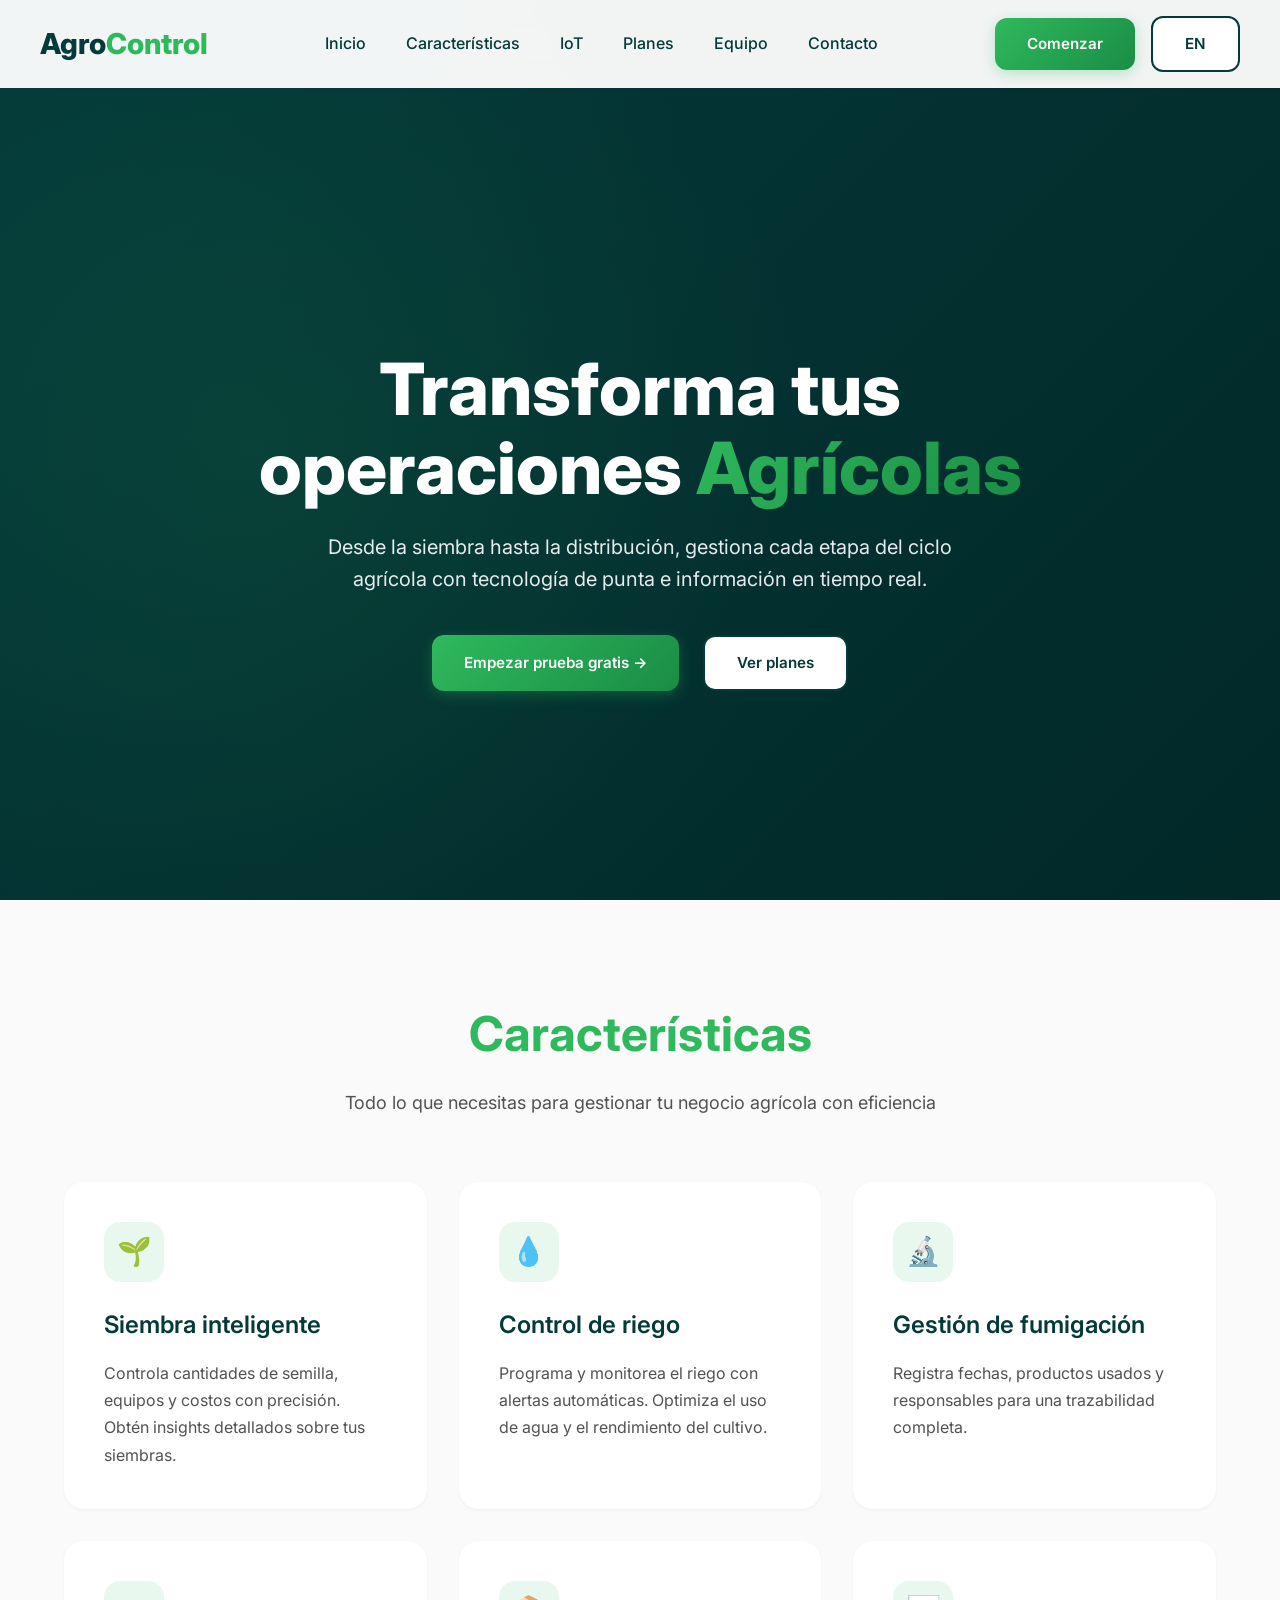
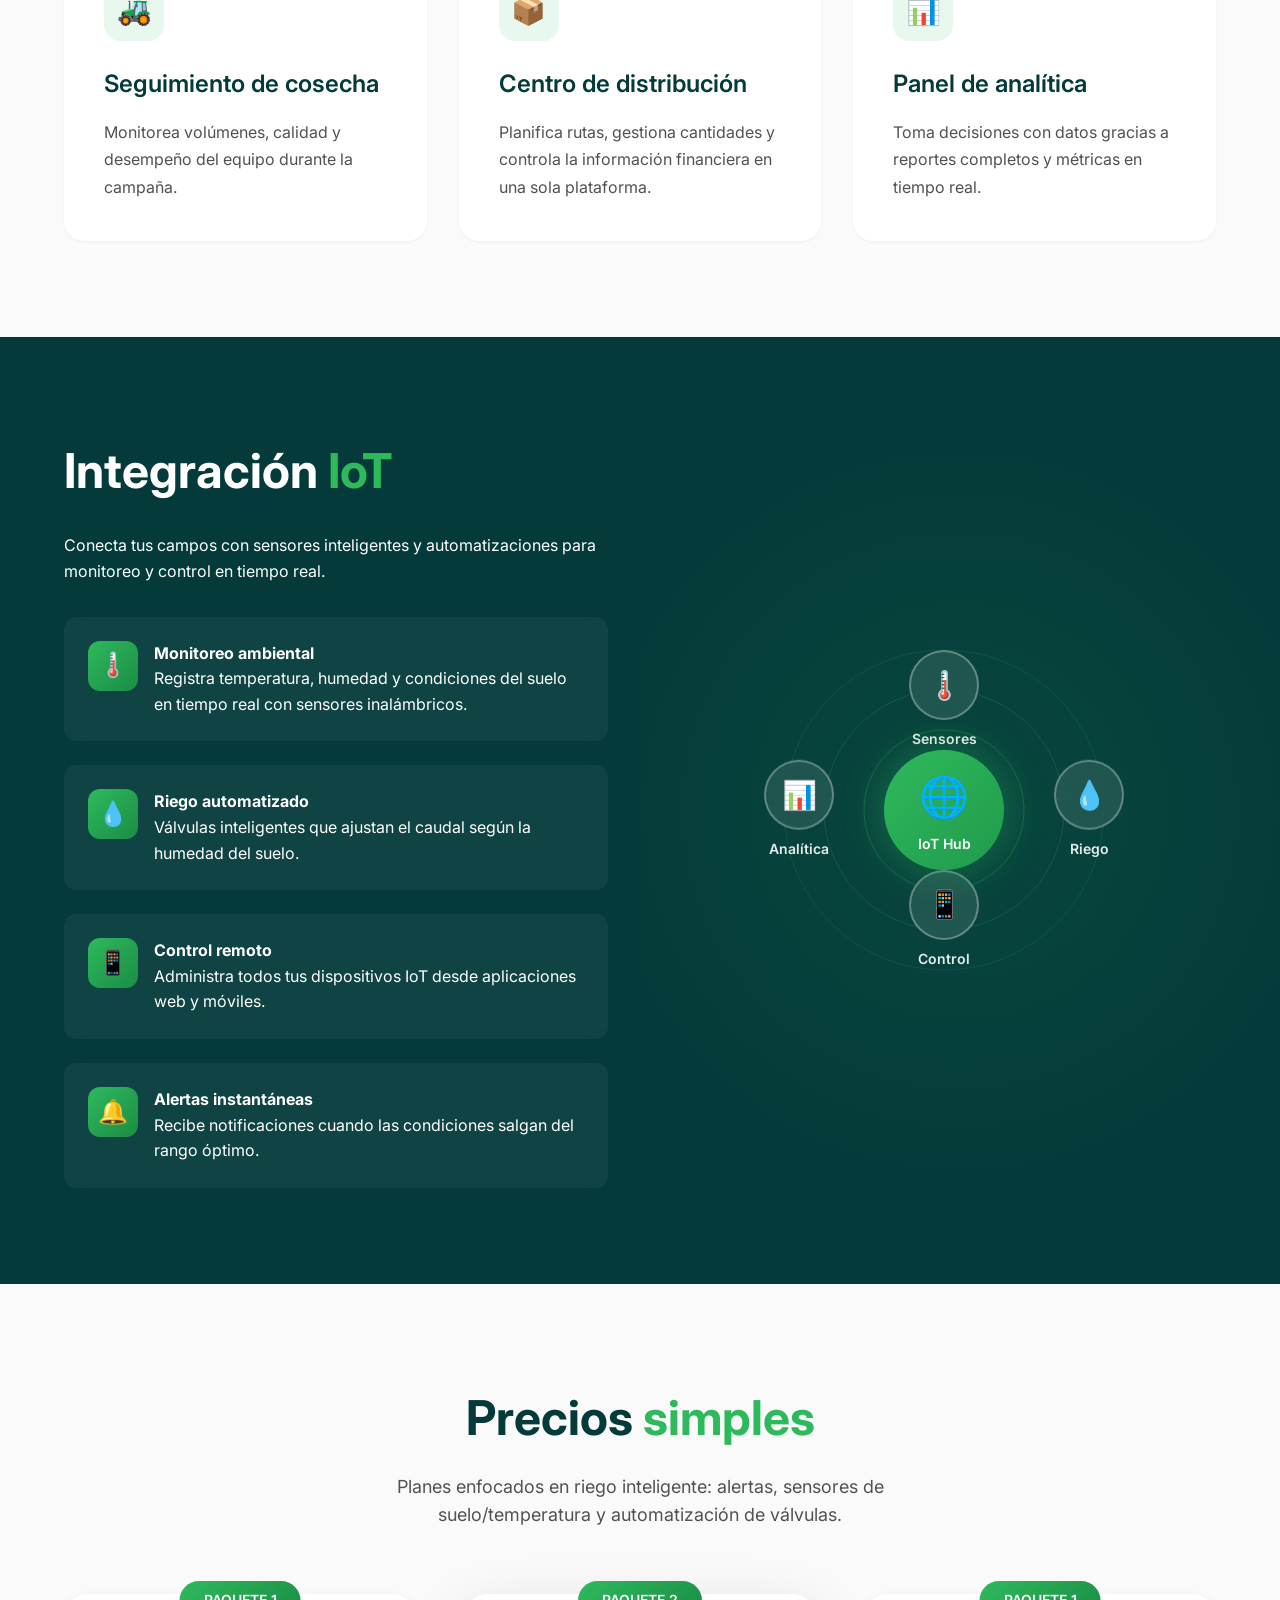
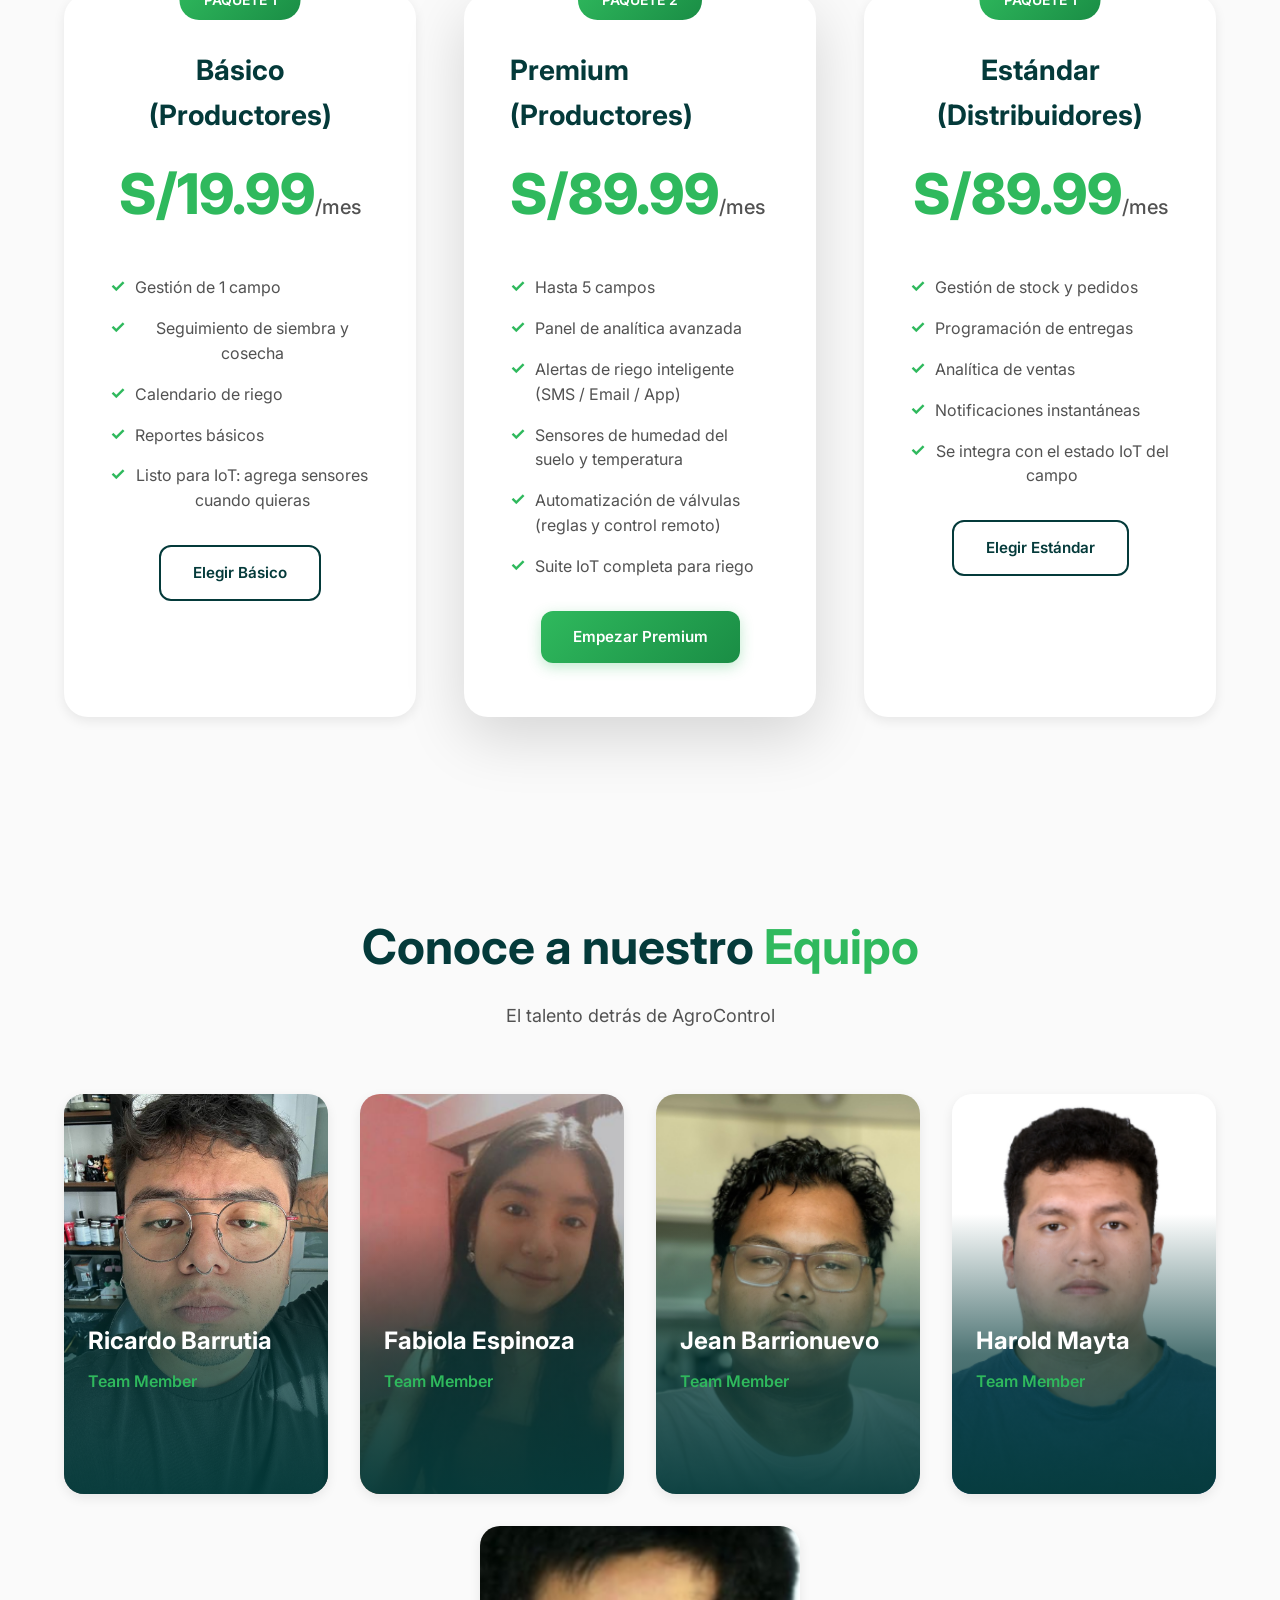
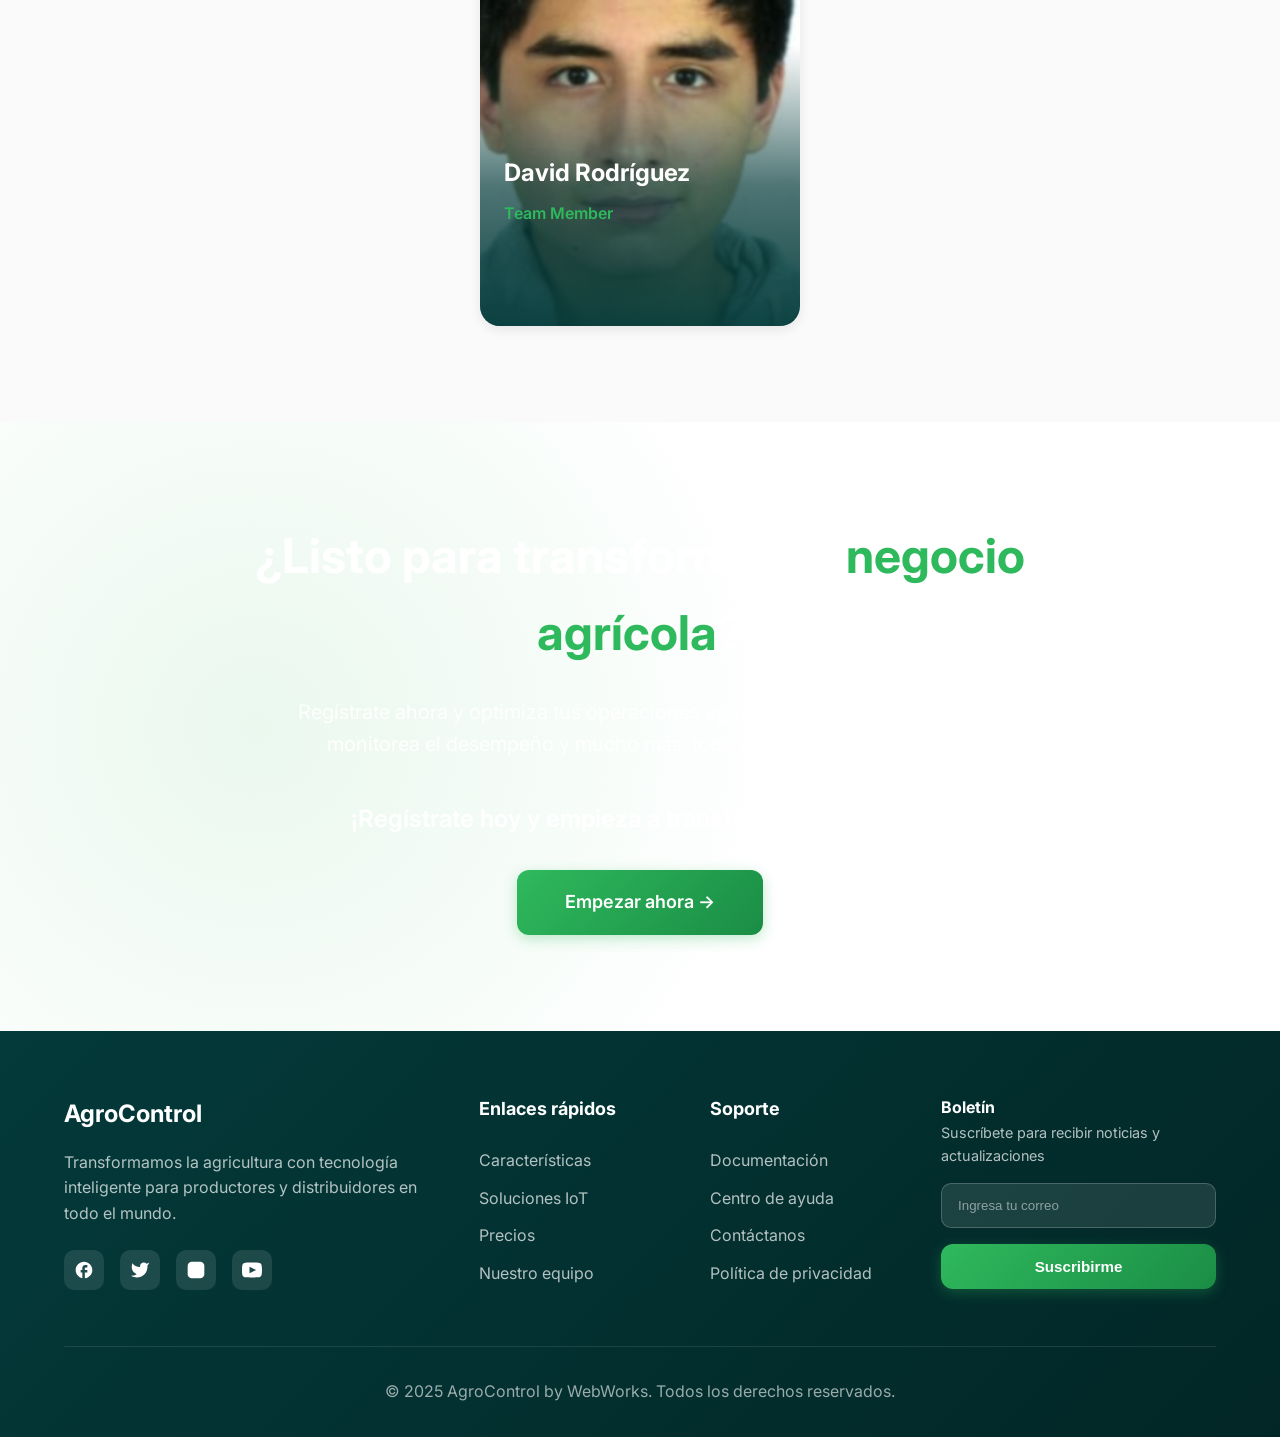
<file: index.html>
<!DOCTYPE html>
<html lang="es">
<head>
  <meta charset="UTF-8" />
  <meta http-equiv="X-UA-Compatible" content="ie=edge" />
  <meta name="viewport" content="width=device-width, initial-scale=1.0" />
  <meta name="description" content="AgroControl - Plataforma moderna de gestión agrícola" />
  <title>AgroControl</title>
  <link rel="preconnect" href="https://fonts.gstatic.com" crossorigin />
  <link href="https://fonts.googleapis.com/css2?family=Inter:wght@400;500;600;700;800&display=swap" rel="stylesheet" />
  <link rel="stylesheet" href="css/styles.css" />
</head>
<body>
<!-- Navegación -->
<nav id="navbar">
  <div class="nav-container">
    <div class="nav-logo">
      <a href="#hero" class="logo-text">Agro<span>Control</span></a>
    </div>

    <div class="nav-links">
      <a href="#hero">Inicio</a>
      <a href="#features">Características</a>
      <a href="#iot">IoT</a>
      <a href="#plans">Planes</a>
      <a href="#team">Equipo</a>
      <a href="#contact">Contacto</a>
    </div>

    <div class="nav-buttons">
      <a href="https://agro-control-front-end.vercel.app/login" class="btn btn-primary">Comenzar</a>
      <a href="index-en.html" class="btn btn-secondary">EN</a>
    </div>

    <button class="menu-toggle" id="menuToggle" aria-label="Abrir menú" aria-expanded="false">
      <div class="menu-icon" aria-hidden="true">
        <span></span><span></span><span></span>
      </div>
    </button>
  </div>
</nav>

<!-- Hero -->
<section class="hero" id="hero">
  <div class="container">
    <div class="hero-content">
      <h1>Transforma tus operaciones <span>Agrícolas</span></h1>
      <p>Desde la siembra hasta la distribución, gestiona cada etapa del ciclo agrícola con tecnología de punta e información en tiempo real.</p>

      <div class="hero-buttons">
        <a href="https://agro-control-front-end.vercel.app/login" class="btn btn-primary">Empezar prueba gratis →</a>
        <a href="#plans" class="btn btn-secondary">Ver planes</a>
      </div>
    </div>
  </div>
</section>

<!-- Características -->
<section class="features" id="features">
  <div class="container">
    <div class="section-header">
      <h2 class="section-title"><span>Características</span></h2>
      <p class="section-subtitle">Todo lo que necesitas para gestionar tu negocio agrícola con eficiencia</p>
    </div>

    <div class="features-grid">
      <div class="feature-card">
        <div class="feature-icon">🌱</div>
        <h3>Siembra inteligente</h3>
        <p>Controla cantidades de semilla, equipos y costos con precisión. Obtén insights detallados sobre tus siembras.</p>
      </div>

      <div class="feature-card">
        <div class="feature-icon">💧</div>
        <h3>Control de riego</h3>
        <p>Programa y monitorea el riego con alertas automáticas. Optimiza el uso de agua y el rendimiento del cultivo.</p>
      </div>

      <div class="feature-card">
        <div class="feature-icon">🔬</div>
        <h3>Gestión de fumigación</h3>
        <p>Registra fechas, productos usados y responsables para una trazabilidad completa.</p>
      </div>

      <div class="feature-card">
        <div class="feature-icon">🚜</div>
        <h3>Seguimiento de cosecha</h3>
        <p>Monitorea volúmenes, calidad y desempeño del equipo durante la campaña.</p>
      </div>

      <div class="feature-card">
        <div class="feature-icon">📦</div>
        <h3>Centro de distribución</h3>
        <p>Planifica rutas, gestiona cantidades y controla la información financiera en una sola plataforma.</p>
      </div>

      <div class="feature-card">
        <div class="feature-icon">📊</div>
        <h3>Panel de analítica</h3>
        <p>Toma decisiones con datos gracias a reportes completos y métricas en tiempo real.</p>
      </div>
    </div>
  </div>
</section>

<!-- IoT -->
<section class="iot-section" id="iot">
  <div class="container">
    <div class="iot-container">
      <div class="iot-content">
        <h2>Integración <span>IoT</span></h2>
        <p>Conecta tus campos con sensores inteligentes y automatizaciones para monitoreo y control en tiempo real.</p>

        <div class="iot-features">
          <div class="iot-feature-item">
            <div class="iot-icon">🌡️</div>
            <div>
              <h4>Monitoreo ambiental</h4>
              <p>Registra temperatura, humedad y condiciones del suelo en tiempo real con sensores inalámbricos.</p>
            </div>
          </div>

          <div class="iot-feature-item">
            <div class="iot-icon">💧</div>
            <div>
              <h4>Riego automatizado</h4>
              <p>Válvulas inteligentes que ajustan el caudal según la humedad del suelo.</p>
            </div>
          </div>

          <div class="iot-feature-item">
            <div class="iot-icon">📱</div>
            <div>
              <h4>Control remoto</h4>
              <p>Administra todos tus dispositivos IoT desde aplicaciones web y móviles.</p>
            </div>
          </div>

          <div class="iot-feature-item">
            <div class="iot-icon">🔔</div>
            <div>
              <h4>Alertas instantáneas</h4>
              <p>Recibe notificaciones cuando las condiciones salgan del rango óptimo.</p>
            </div>
          </div>
        </div>
      </div>

      <div class="iot-visual">
        <div class="iot-hub-container">
          <div class="iot-hub-center">
            <div class="hub-pulse"></div>
            <div class="hub-icon">🌐</div>
            <p class="hub-label">IoT Hub</p>
          </div>

          <div class="iot-node iot-node-1">
            <div class="node-dot">🌡️</div>
            <span class="node-label">Sensores</span>
          </div>

          <div class="iot-node iot-node-2">
            <div class="node-dot">💧</div>
            <span class="node-label">Riego</span>
          </div>

          <div class="iot-node iot-node-3">
            <div class="node-dot">📱</div>
            <span class="node-label">Control</span>
          </div>

          <div class="iot-node iot-node-4">
            <div class="node-dot">📊</div>
            <span class="node-label">Analítica</span>
          </div>

          <svg class="iot-connections" viewBox="0 0 400 400">
            <circle class="connection-ring ring-1" cx="200" cy="200" r="80" />
            <circle class="connection-ring ring-2" cx="200" cy="200" r="120" />
            <circle class="connection-ring ring-3" cx="200" cy="200" r="160" />
          </svg>
        </div>
      </div>
    </div>
  </div>
</section>

<!-- Planes -->
<section class="plans-section" id="plans">
  <div class="container">
    <div class="section-header">
      <h2 class="section-title">Precios <span>simples</span></h2>
      <p class="section-subtitle">Planes enfocados en riego inteligente: alertas, sensores de suelo/temperatura y automatización de válvulas.</p>
    </div>

    <div class="plans-grid">
      <!-- Productores - Básico -->
      <div class="plan-card">
        <div class="plan-badge">PAQUETE 1</div>
        <h3 class="plan-name">Básico (Productores)</h3>
        <div class="plan-price">S/19.99<span>/mes</span></div>
        <ul class="plan-features">
          <li>Gestión de 1 campo</li>
          <li>Seguimiento de siembra y cosecha</li>
          <li>Calendario de riego</li>
          <li>Reportes básicos</li>
          <li class="plan-tag">Listo para IoT: agrega sensores cuando quieras</li>
        </ul>
        <a href="https://agro-control-front-end.vercel.app/login" class="btn btn-secondary">Elegir Básico</a>
      </div>

      <!-- Productores - Premium con IoT -->
      <div class="plan-card featured">
        <div class="plan-badge">PAQUETE 2</div>
        <h3 class="plan-name">Premium (Productores)</h3>
        <div class="plan-price">S/89.99<span>/mes</span></div>
        <ul class="plan-features">
          <li>Hasta 5 campos</li>
          <li>Panel de analítica avanzada</li>
          <li>Alertas de riego inteligente (SMS / Email / App)</li>
          <li>Sensores de humedad del suelo y temperatura</li>
          <li>Automatización de válvulas (reglas y control remoto)</li>
          <li class="plan-tag">Suite IoT completa para riego</li>
        </ul>
        <a href="https://agro-control-front-end.vercel.app/login" class="btn btn-primary">Empezar Premium</a>
      </div>

      <!-- Distribuidores - Estándar -->
      <div class="plan-card">
        <div class="plan-badge">PAQUETE 1</div>
        <h3 class="plan-name">Estándar (Distribuidores)</h3>
        <div class="plan-price">S/89.99<span>/mes</span></div>
        <ul class="plan-features">
          <li>Gestión de stock y pedidos</li>
          <li>Programación de entregas</li>
          <li>Analítica de ventas</li>
          <li>Notificaciones instantáneas</li>
          <li class="plan-tag">Se integra con el estado IoT del campo</li>
        </ul>
        <a href="https://agro-control-front-end.vercel.app/login" class="btn btn-secondary">Elegir Estándar</a>
      </div>
    </div>
  </div>
</section>

<!-- Equipo -->
<section class="team-section" id="team" style="background: var(--gray-50);">
  <div class="container">
    <div class="section-header">
      <h2 class="section-title">Conoce a nuestro <span>Equipo</span></h2>
      <p class="section-subtitle">El talento detrás de AgroControl</p>
    </div>

    <div class="team-grid">
      <div class="team-member">
        <div class="member-photo">
          <img src="assets/img-ricardo.jpg" alt="Ricardo Barrutia" onerror="this.src='https://images.unsplash.com/photo-1507003211169-0a1dd7228f2d?w=400&h=600&fit=crop'">
        </div>
        <div class="member-info">
          <h3 class="member-name">Ricardo Barrutia</h3>
          <p class="member-role">Team Member</p>
          <p class="member-description">Estudiante de Ingeniería de Software; colaborativo, adaptable y motivado por resolver problemas reales.</p>
          <div class="member-social">
            <a href="https://github.com/richiabv" class="social-icon" aria-label="GitHub">
              <svg viewBox="0 0 24 24"><path d="M12 0c-6.626 0-12 5.373-12 12 0 5.302 3.438 9.8 8.207 11.387.599.111.793-.261.793-.577v-2.234c-3.338.726-4.033-1.416-4.033-1.416-.546-1.387-1.333-1.756-1.333-1.756-1.089-.745.083-.729.083-.729 1.205.084 1.839 1.237 1.839 1.237 1.07 1.834 2.807 1.304 3.492.997.107-.775.418-1.305.762-1.604-2.665-.305-5.467-1.334-5.467-5.931 0-1.311.469-2.381 1.236-3.221-.124-.303-.535-1.524.117-3.176 0 0 1.008-.322 3.301 1.23.957-.266 1.983-.399 3.003-.404 1.02.005 2.047.138 3.006.404 2.291-1.552 3.297-1.23 3.297-1.23.653 1.653.242 2.874.118 3.176.77.84 1.235 1.911 1.235 3.221 0 4.609-2.807 5.624-5.479 5.921.43.372.823 1.102.823 2.222v3.293c0 .319.192.694.801.576 4.765-1.589 8.199-6.086 8.199-11.386 0-6.627-5.373-12-12-12z"/></svg>
            </a>
          </div>
        </div>
      </div>

      <div class="team-member">
        <div class="member-photo">
          <img src="assets/img-fabiola.png" alt="Fabiola Espinoza" onerror="this.src='https://images.unsplash.com/photo-1494790108377-be9c29b29330?w=400&h=600&fit=crop'">
        </div>
        <div class="member-info">
          <h3 class="member-name">Fabiola Espinoza</h3>
          <p class="member-role">Team Member</p>
          <p class="member-description">Estudiante de Ingeniería de Software; proactiva, curiosa y con ganas de aportar en equipo.</p>
          <div class="member-social">
            <a href="https://github.com/Ximena-EI" class="social-icon" aria-label="GitHub">
              <svg viewBox="0 0 24 24"><path d="M12 0c-6.626 0-12 5.373-12 12 0 5.302 3.438 9.8 8.207 11.387.599.111.793-.261.793-.577v-2.234c-3.338.726-4.033-1.416-4.033-1.416-.546-1.387-1.333-1.756-1.333-1.756-1.089-.745.083-.729.083-.729 1.205.084 1.839 1.237 1.839 1.237 1.07 1.834 2.807 1.304 3.492.997.107-.775.418-1.305.762-1.604-2.665-.305-5.467-1.334-5.467-5.931 0-1.311.469-2.381 1.236-3.221-.124-.303-.535-1.524.117-3.176 0 0 1.008-.322 3.301 1.23.957-.266 1.983-.399 3.003-.404 1.02.005 2.047.138 3.006.404 2.291-1.552 3.297-1.23 3.297-1.23.653 1.653.242 2.874.118 3.176.77.84 1.235 1.911 1.235 3.221 0 4.609-2.807 5.624-5.479 5.921.43.372.823 1.102.823 2.222v3.293c0 .319.192.694.801.576 4.765-1.589 8.199-6.086 8.199-11.386 0-6.627-5.373-12-12-12z"/></svg>
            </a>
          </div>
        </div>
      </div>

      <div class="team-member">
        <div class="member-photo">
          <img src="assets/img-franco.png" alt="Jean Franco Barrionuevo" onerror="this.src='https://images.unsplash.com/photo-1500648767791-00dcc994a43e?w=400&h=600&fit=crop'">
        </div>
        <div class="member-info">
          <h3 class="member-name">Jean Barrionuevo</h3>
          <p class="member-role">Team Member</p>
          <p class="member-description">Estudiante de Ingeniería de Software; proactivo, curioso y con ganas de aportar en equipo.</p>
          <div class="member-social">
            <a href="https://github.com/Franco1625" class="social-icon" aria-label="GitHub">
              <svg viewBox="0 0 24 24"><path d="M12 0c-6.626 0-12 5.373-12 12 0 5.302 3.438 9.8 8.207 11.387.599.111.793-.261.793-.577v-2.234c-3.338.726-4.033-1.416-4.033-1.416-.546-1.387-1.333-1.756-1.333-1.756-1.089-.745.083-.729.083-.729 1.205.084 1.839 1.237 1.839 1.237 1.07 1.834 2.807 1.304 3.492.997.107-.775.418-1.305.762-1.604-2.665-.305-5.467-1.334-5.467-5.931 0-1.311.469-2.381 1.236-3.221-.124-.303-.535-1.524.117-3.176 0 0 1.008-.322 3.301 1.23.957-.266 1.983-.399 3.003-.404 1.02.005 2.047.138 3.006.404 2.291-1.552 3.297-1.23 3.297-1.23.653 1.653.242 2.874.118 3.176.77.84 1.235 1.911 1.235 3.221 0 4.609-2.807 5.624-5.479 5.921.43.372.823 1.102.823 2.222v3.293c0 .319.192.694.801.576 4.765-1.589 8.199-6.086 8.199-11.386 0-6.627-5.373-12-12-12z"/></svg>
            </a>
          </div>
        </div>
      </div>

      <div class="team-member">
        <div class="member-photo">
          <img src="assets/img-harold.png" alt="Harold Jaime Mayta Lopez" onerror="this.src='https://images.unsplash.com/photo-1519085360753-af0119f7cbe7?w=400&h=600&fit=crop'">
        </div>
        <div class="member-info">
          <h3 class="member-name">Harold Mayta</h3>
          <p class="member-role">Team Member</p>
          <p class="member-description">Apasionado por crear aplicaciones web responsivas y de alto rendimiento con frameworks modernos.</p>
          <div class="member-social">
            <a href="https://github.com/H4RRY73" class="social-icon" aria-label="GitHub">
              <svg viewBox="0 0 24 24"><path d="M12 0c-6.626 0-12 5.373-12 12 0 5.302 3.438 9.8 8.207 11.387.599.111.793-.261.793-.577v-2.234c-3.338.726-4.033-1.416-4.033-1.416-.546-1.387-1.333-1.756-1.333-1.756-1.089-.745.083-.729.083-.729 1.205.084 1.839 1.237 1.839 1.237 1.07 1.834 2.807 1.304 3.492.997.107-.775.418-1.305.762-1.604-2.665-.305-5.467-1.334-5.467-5.931 0-1.311.469-2.381 1.236-3.221-.124-.303-.535-1.524.117-3.176 0 0 1.008-.322 3.301 1.23.957-.266 1.983-.399 3.003-.404 1.02.005 2.047.138 3.006.404 2.291-1.552 3.297-1.23 3.297-1.23.653 1.653.242 2.874.118 3.176.77.84 1.235 1.911 1.235 3.221 0 4.609-2.807 5.624-5.479 5.921.43.372.823 1.102.823 2.222v3.293c0 .319.192.694.801.576 4.765-1.589 8.199-6.086 8.199-11.386 0-6.627-5.373-12-12-12z"/></svg>
            </a>
          </div>
        </div>
      </div>

      <div class="team-member">
        <div class="member-photo">
          <img src="assets/img-david.png" alt="David Rodríguez" onerror="this.src='https://images.unsplash.com/photo-1506794778202-cad84cf45f1d?w=400&h=600&fit=crop'">
        </div>
        <div class="member-info">
          <h3 class="member-name">David Rodríguez</h3>
          <p class="member-role">Team Member</p>
          <p class="member-description">Estudiante de Ingeniería de Software; entusiasta, responsable y siempre buscando aprender más.</p>
          <div class="member-social">
            <a href="https://github.com/DavidBryanRodriguezSantos" class="social-icon" aria-label="GitHub">
              <svg viewBox="0 0 24 24"><path d="M12 0c-6.626 0-12 5.373-12 12 0 5.302 3.438 9.8 8.207 11.387.599.111.793-.261.793-.577v-2.234c-3.338.726-4.033-1.416-4.033-1.416-.546-1.387-1.333-1.756-1.333-1.756-1.089-.745.083-.729.083-.729 1.205.084 1.839 1.237 1.839 1.237 1.07 1.834 2.807 1.304 3.492.997.107-.775.418-1.305.762-1.604-2.665-.305-5.467-1.334-5.467-5.931 0-1.311.469-2.381 1.236-3.221-.124-.303-.535-1.524.117-3.176 0 0 1.008-.322 3.301 1.23.957-.266 1.983-.399 3.003-.404 1.02.005 2.047.138 3.006.404 2.291-1.552 3.297-1.23 3.297-1.23.653 1.653.242 2.874.118 3.176.77.84 1.235 1.911 1.235 3.221 0 4.609-2.807 5.624-5.479 5.921.43.372.823 1.102.823 2.222v3.293c0 .319.192.694.801.576 4.765-1.589 8.199-6.086 8.199-11.386 0-6.627-5.373-12-12-12z"/></svg>
            </a>
          </div>
        </div>
      </div>

    </div>
  </div>
</section>

<!-- Contacto / CTA -->
<section class="hero" id="contact" style="min-height: 60vh; padding: 6rem 0;">
  <div class="container">
    <div class="hero-content">
      <h2 style="font-size: clamp(2rem, 4vw, 3rem); color: white; margin-bottom: 1.5rem;">
        ¿Listo para transformar tu <span style="color: var(--primary);">negocio agrícola</span>?
      </h2>
      <p style="color: rgba(255, 255, 255, 0.9); max-width: 700px; margin: 0 auto 2.5rem;">
        Regístrate ahora y optimiza tus operaciones agrícolas. Gestiona inventario, monitorea el desempeño y mucho más, todo en una sola plataforma.
      </p>
      <h3 style="font-size: 1.5rem; color: white; margin-bottom: 2rem; font-weight: 600;">¡Regístrate hoy y empieza a transformar tu negocio!</h3>
      <a href="https://agro-control-front-end.vercel.app/login" class="btn btn-primary" style="font-size: 1.125rem; padding: 1.125rem 3rem;">
        Empezar ahora →
      </a>
    </div>
  </div>
</section>

<!-- Pie de página -->
<footer>
  <div class="container">
    <div class="footer-grid">
      <div class="footer-brand">
        <h3>AgroControl</h3>
        <p>Transformamos la agricultura con tecnología inteligente para productores y distribuidores en todo el mundo.</p>
        <div class="social-links">
          <a href="#" class="social-link" aria-label="Facebook">
            <svg width="20" height="20" viewBox="0 0 24 24" fill="currentColor"><path d="M22 12c0-5.52-4.48-10-10-10S2 6.48 2 12c0 4.84 3.44 8.87 8 9.8V15H8v-3h2V9.5C10 7.57 11.57 6 13.5 6H16v3h-2c-.55 0-1 .45-1 1v2h3v3h-3v6.95c5.05-.5 9-4.76 9-9.95z"/></svg>
          </a>
          <a href="#" class="social-link" aria-label="Twitter/X">
            <svg width="20" height="20" viewBox="0 0 24 24" fill="currentColor"><path d="M23 3a10.9 10.9 0 01-3.14 1.53 4.48 4.48 0 00-7.86 3v1A10.66 10.66 0 013 4s-4 9 5 13a11.64 11.64 0 01-7 2c9 5 20 0 20-11.5a4.5 4.5 0 00-.08-.83A7.72 7.72 0 0023 3z"/></svg>
          </a>
          <a href="#" class="social-link" aria-label="Instagram">
            <svg width="20" height="20" viewBox="0 0 24 24" fill="currentColor"><rect x="2" y="2" width="20" height="20" rx="5" ry="5"/><path d="M16 11.37A4 4 0 1112.63 8 4 4 0 0116 11.37z" fill="none" stroke="white" stroke-width="2"/><line x1="17.5" y1="6.5" x2="17.51" y2="6.5" stroke="white" stroke-width="2"/></svg>
          </a>
          <a href="#" class="social-link" aria-label="YouTube">
            <svg width="20" height="20" viewBox="0 0 24 24" fill="currentColor"><path d="M19.615 3.184c-3.604-.246-11.631-.245-15.23 0-3.897.266-4.356 2.62-4.385 8.816.029 6.185.484 8.549 4.385 8.816 3.6.245 11.626.246 15.23 0 3.897-.266 4.356-2.62 4.385-8.816-.029-6.185-.484-8.549-4.385-8.816zm-10.615 12.816v-8l8 3.993-8 4.007z"/></svg>
          </a>
        </div>
      </div>

      <div class="footer-links">
        <h4>Enlaces rápidos</h4>
        <ul>
          <li><a href="#features">Características</a></li>
          <li><a href="#iot">Soluciones IoT</a></li>
          <li><a href="#plans">Precios</a></li>
          <li><a href="#team">Nuestro equipo</a></li>
        </ul>
      </div>

      <div class="footer-links">
        <h4>Soporte</h4>
        <ul>
          <li><a href="#">Documentación</a></li>
          <li><a href="#">Centro de ayuda</a></li>
          <li><a href="#">Contáctanos</a></li>
          <li><a href="#">Política de privacidad</a></li>
        </ul>
      </div>

      <div class="footer-newsletter">
        <h4>Boletín</h4>
        <p style="color: rgba(255, 255, 255, 0.7); margin-bottom: 1rem; font-size: 0.9rem;">Suscríbete para recibir noticias y actualizaciones</p>
        <form onsubmit="event.preventDefault();">
          <input type="email" placeholder="Ingresa tu correo" aria-label="Correo electrónico" />
          <button class="btn btn-primary" style="width: 100%;">Suscribirme</button>
        </form>
      </div>
    </div>

    <div class="footer-bottom">
      <p>&copy; 2025 AgroControl by WebWorks. Todos los derechos reservados.</p>
    </div>
  </div>
</footer>

<script src="js/index.js"></script>
</body>
</html>
</file>
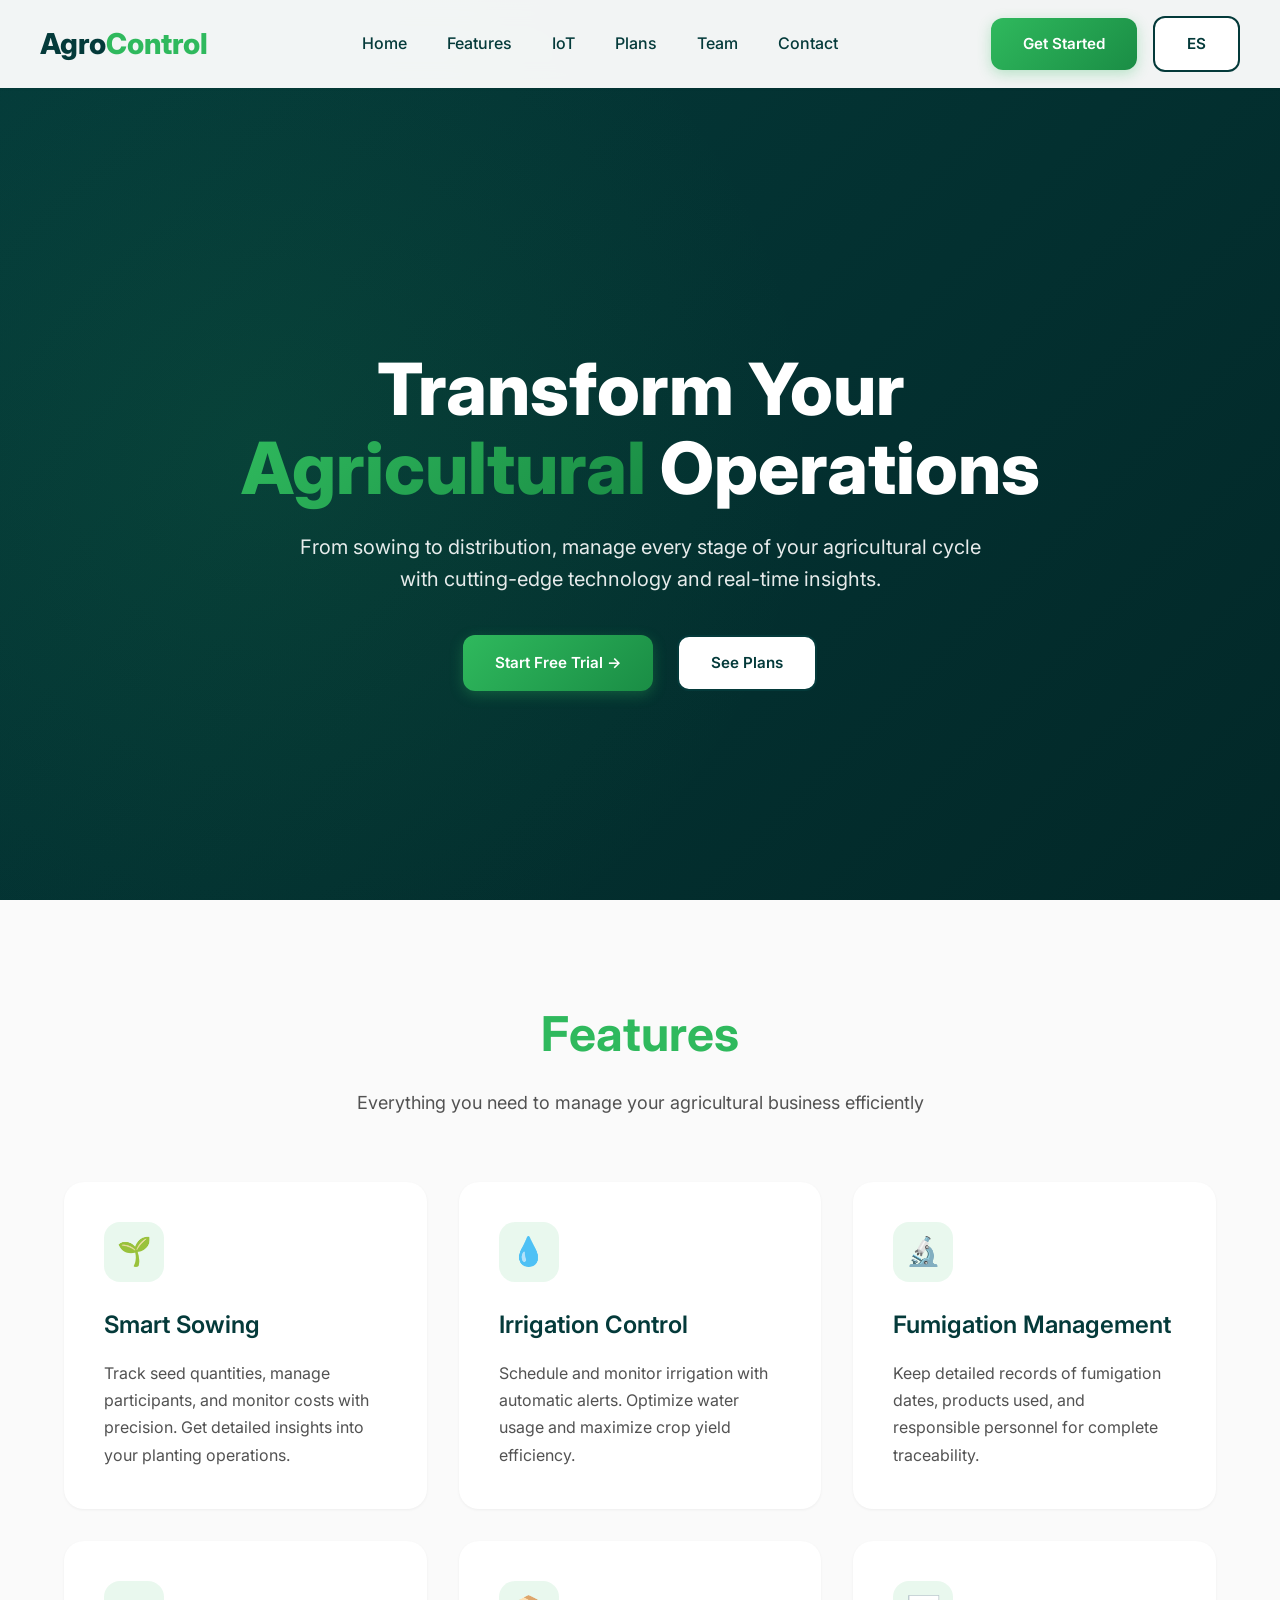
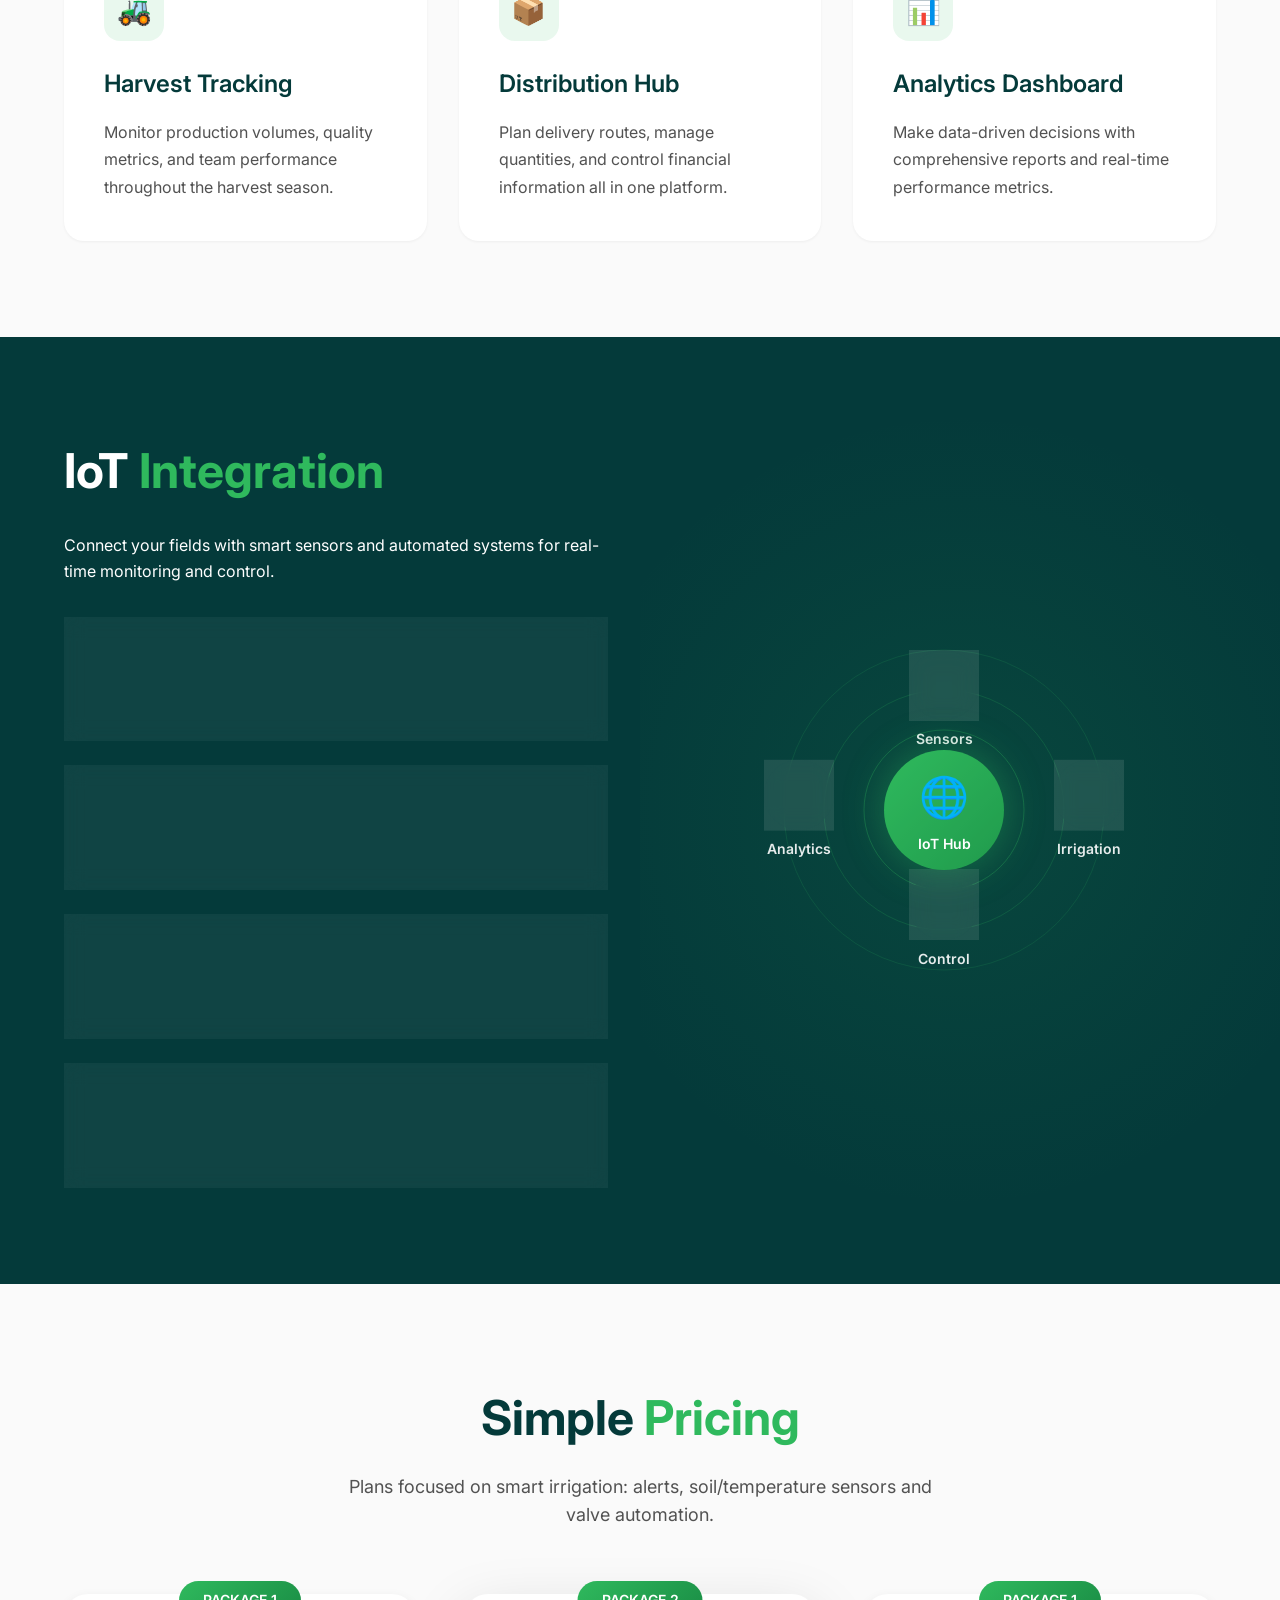
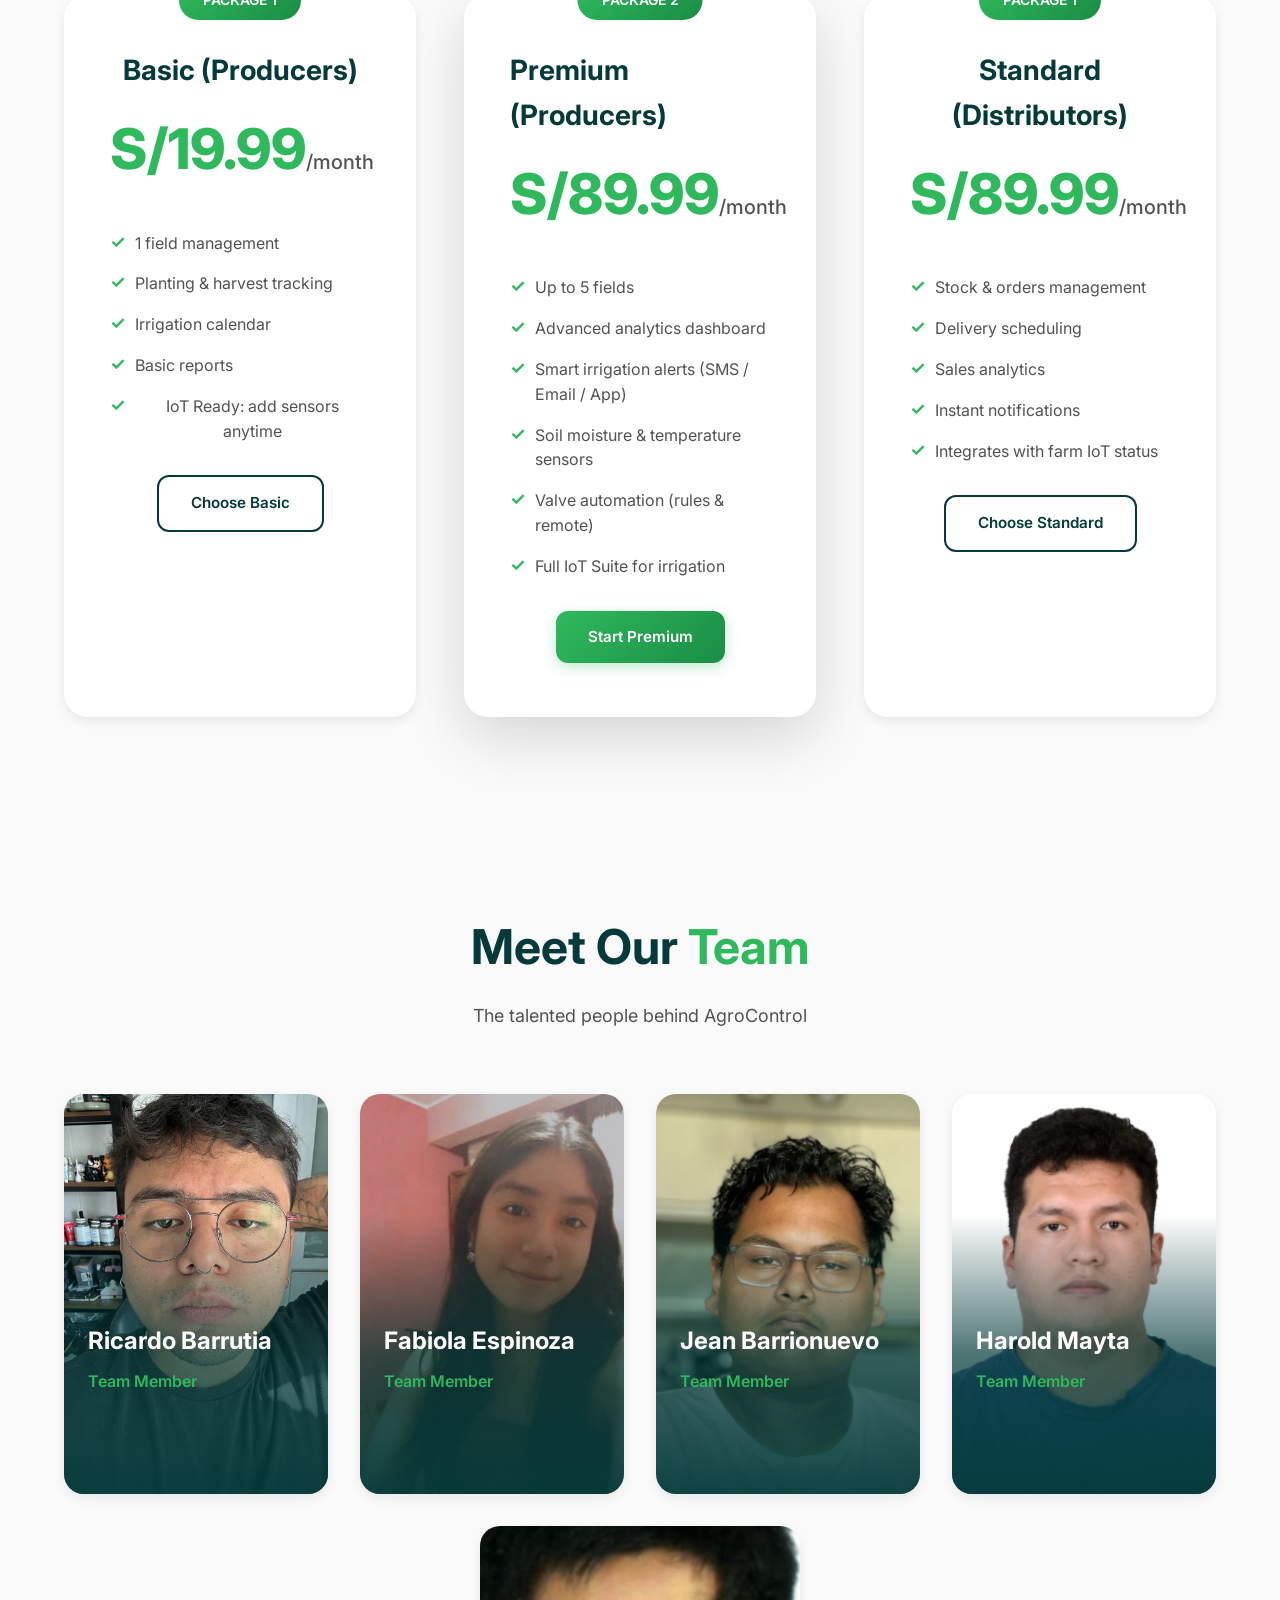
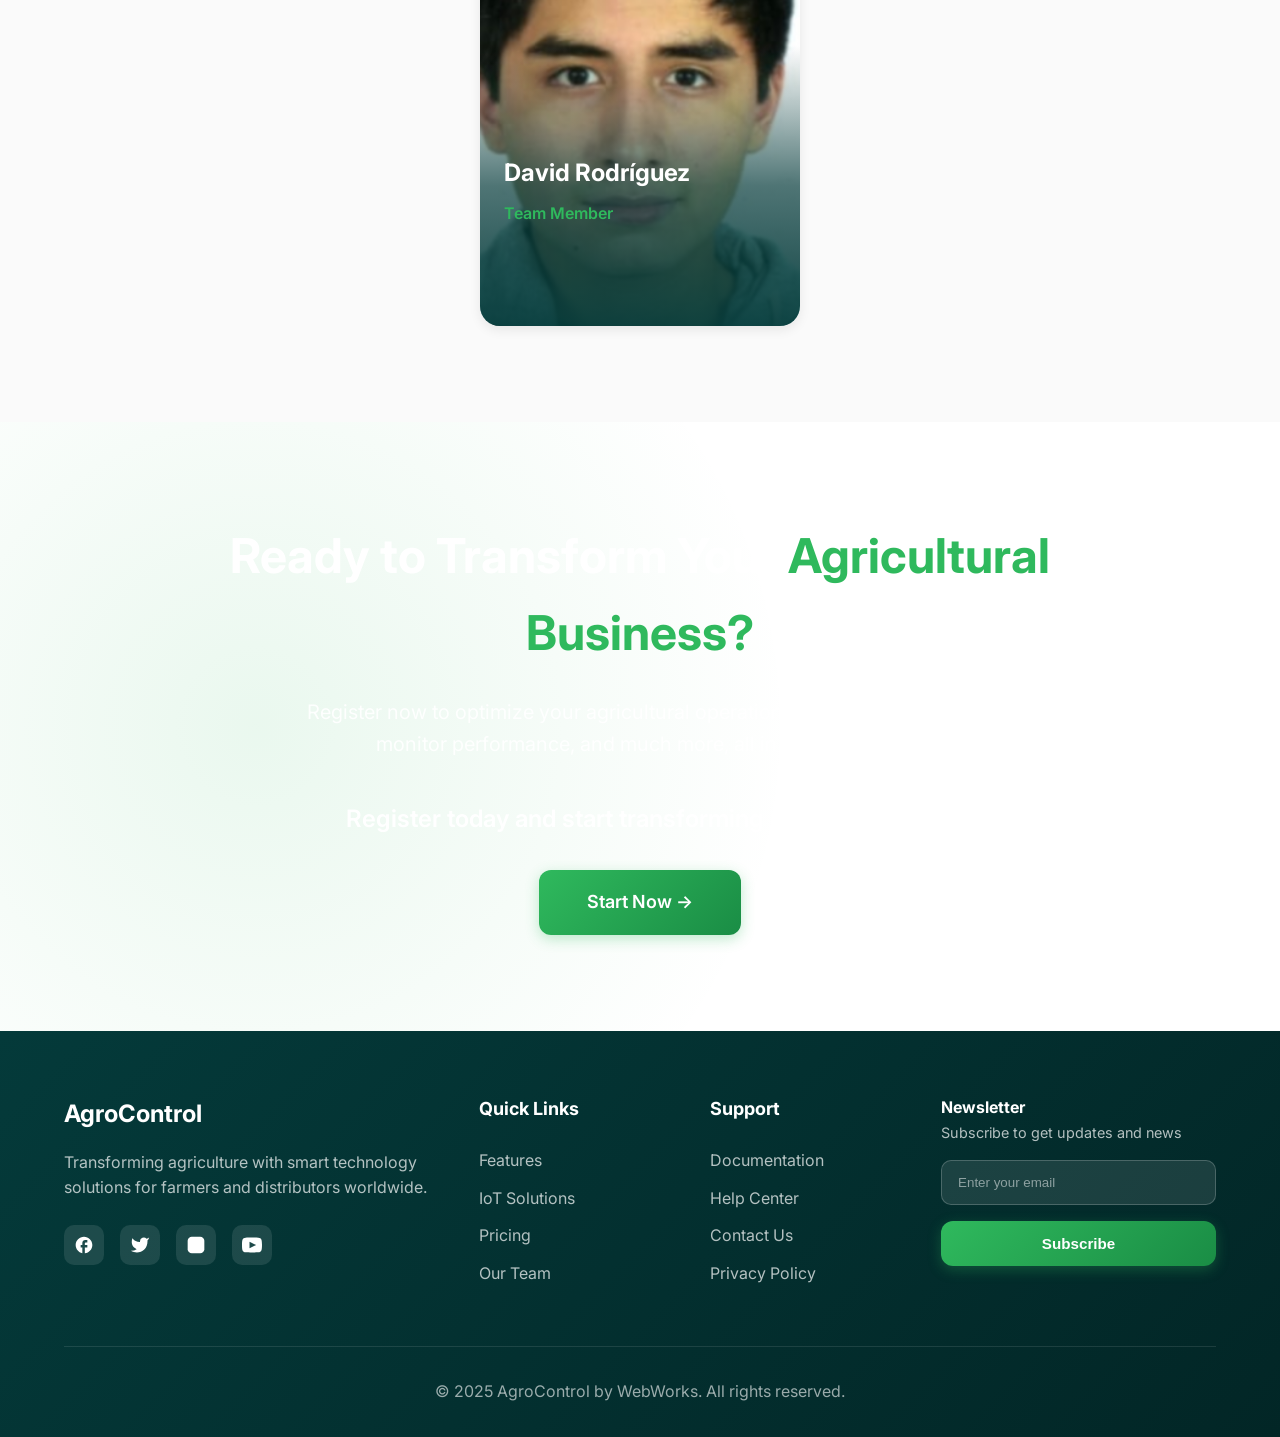
<file: index-en.html>
<!DOCTYPE html>
<html lang="en">
<head>
    <meta charset="UTF-8" />
    <meta http-equiv="X-UA-Compatible" content="ie=edge" />
    <meta name="viewport" content="width=device-width, initial-scale=1.0" />
    <meta name="description" content="AgroControl - Modern Agricultural Management Platform" />
    <title>AgroControl</title>
    <link rel="preconnect" href="https://fonts.gstatic.com" crossorigin />
    <link href="https://fonts.googleapis.com/css2?family=Inter:wght@400;500;600;700;800&display=swap" rel="stylesheet" />
    <link rel="stylesheet" href="css/styles.css" />
</head>
<body>
<!-- Navigation -->
<nav id="navbar">
    <div class="nav-container">
        <div class="nav-logo">
            <a href="#hero" class="logo-text">Agro<span>Control</span></a>
        </div>

        <div class="nav-links">
            <a href="#hero">Home</a>
            <a href="#features">Features</a>
            <a href="#iot">IoT</a>
            <a href="#plans">Plans</a>
            <a href="#team">Team</a>
            <a href="#contact">Contact</a>
        </div>

        <div class="nav-buttons">
            <a href="https://agro-control-front-end.vercel.app/login" class="btn btn-primary">Get Started</a>
            <a href="index.html" class="btn btn-secondary">ES</a>
        </div>

        <button class="menu-toggle" id="menuToggle" aria-label="Toggle menu" aria-expanded="false">
            <div class="menu-icon" aria-hidden="true">
                <span></span><span></span><span></span>
            </div>
        </button>
    </div>
</nav>

<!-- Hero Section -->
<section class="hero" id="hero">
    <div class="container">
        <div class="hero-content">
            <h1>Transform Your <span>Agricultural</span> Operations</h1>
            <p>From sowing to distribution, manage every stage of your agricultural cycle with cutting-edge technology and real-time insights.</p>

            <div class="hero-buttons">
                <a href="https://agro-control-front-end.vercel.app/login" class="btn btn-primary">Start Free Trial →</a>
                <a href="#plans" class="btn btn-secondary">See Plans</a>
            </div>

        </div>
    </div>
</section>

<!-- Features Section -->
<section class="features" id="features">
    <div class="container">
        <div class="section-header">
            <h2 class="section-title"> <span>Features</span></h2>
            <p class="section-subtitle">Everything you need to manage your agricultural business efficiently</p>
        </div>

        <div class="features-grid">
            <div class="feature-card">
                <div class="feature-icon">🌱</div>
                <h3>Smart Sowing</h3>
                <p>Track seed quantities, manage participants, and monitor costs with precision. Get detailed insights into your planting operations.</p>
            </div>

            <div class="feature-card">
                <div class="feature-icon">💧</div>
                <h3>Irrigation Control</h3>
                <p>Schedule and monitor irrigation with automatic alerts. Optimize water usage and maximize crop yield efficiency.</p>
            </div>

            <div class="feature-card">
                <div class="feature-icon">🔬</div>
                <h3>Fumigation Management</h3>
                <p>Keep detailed records of fumigation dates, products used, and responsible personnel for complete traceability.</p>
            </div>

            <div class="feature-card">
                <div class="feature-icon">🚜</div>
                <h3>Harvest Tracking</h3>
                <p>Monitor production volumes, quality metrics, and team performance throughout the harvest season.</p>
            </div>

            <div class="feature-card">
                <div class="feature-icon">📦</div>
                <h3>Distribution Hub</h3>
                <p>Plan delivery routes, manage quantities, and control financial information all in one platform.</p>
            </div>

            <div class="feature-card">
                <div class="feature-icon">📊</div>
                <h3>Analytics Dashboard</h3>
                <p>Make data-driven decisions with comprehensive reports and real-time performance metrics.</p>
            </div>
        </div>
    </div>
</section>

<!-- IoT Section -->
<section class="iot-section" id="iot">
    <div class="container">
        <div class="iot-container">
            <div class="iot-content">
                <h2>IoT <span>Integration</span></h2>
                <p>Connect your fields with smart sensors and automated systems for real-time monitoring and control.</p>

                <div class="iot-features">
                    <div class="iot-feature-item">
                        <div class="iot-icon">🌡️</div>
                        <div>
                            <h4>Environmental Monitoring</h4>
                            <p>Track temperature, humidity, and soil conditions in real-time with wireless sensors.</p>
                        </div>
                    </div>

                    <div class="iot-feature-item">
                        <div class="iot-icon">💧</div>
                        <div>
                            <h4>Automated Irrigation</h4>
                            <p>Smart valves that automatically adjust water flow based on soil moisture levels.</p>
                        </div>
                    </div>

                    <div class="iot-feature-item">
                        <div class="iot-icon">📱</div>
                        <div>
                            <h4>Remote Control</h4>
                            <p>Manage all your IoT devices from anywhere using our mobile and web applications.</p>
                        </div>
                    </div>

                    <div class="iot-feature-item">
                        <div class="iot-icon">🔔</div>
                        <div>
                            <h4>Instant Alerts</h4>
                            <p>Receive notifications when conditions fall outside optimal ranges.</p>
                        </div>
                    </div>
                </div>
            </div>

            <div class="iot-visual">
                <div class="iot-hub-container">
                    <div class="iot-hub-center">
                        <div class="hub-pulse"></div>
                        <div class="hub-icon">🌐</div>
                        <p class="hub-label">IoT Hub</p>
                    </div>
                    
                    <div class="iot-node iot-node-1">
                        <div class="node-dot">🌡️</div>
                        <span class="node-label">Sensors</span>
                    </div>
                    
                    <div class="iot-node iot-node-2">
                        <div class="node-dot">💧</div>
                        <span class="node-label">Irrigation</span>
                    </div>
                    
                    <div class="iot-node iot-node-3">
                        <div class="node-dot">📱</div>
                        <span class="node-label">Control</span>
                    </div>
                    
                    <div class="iot-node iot-node-4">
                        <div class="node-dot">📊</div>
                        <span class="node-label">Analytics</span>
                    </div>
                    
                    <svg class="iot-connections" viewBox="0 0 400 400">
                        <circle class="connection-ring ring-1" cx="200" cy="200" r="80" />
                        <circle class="connection-ring ring-2" cx="200" cy="200" r="120" />
                        <circle class="connection-ring ring-3" cx="200" cy="200" r="160" />
                    </svg>
                </div>
            </div>
    </div>
    </div>
</section>

<!-- Plans Section -->
<section class="plans-section" id="plans">
    <div class="container">
        <div class="section-header">
            <h2 class="section-title">Simple <span>Pricing</span></h2>
            <p class="section-subtitle">Plans focused on smart irrigation: alerts, soil/temperature sensors and valve automation.</p>
        </div>

       <div class="plans-grid">
  <!-- Producers - Basic -->
  <div class="plan-card">
    <div class="plan-badge">PACKAGE 1</div>
    <h3 class="plan-name">Basic (Producers)</h3>
    <div class="plan-price">S/19.99<span>/month</span></div>
    <ul class="plan-features">
      <li>1 field management</li>
      <li>Planting & harvest tracking</li>
      <li>Irrigation calendar</li>
      <li>Basic reports</li>
      <li class="plan-tag">IoT Ready: add sensors anytime</li>
    </ul>
    <a href="https://agro-control-front-end.vercel.app/login" class="btn btn-secondary">Choose Basic</a>
  </div>

  <!-- Producers - Premium with IoT -->
  <div class="plan-card featured">
    <div class="plan-badge">PACKAGE 2</div>
    <h3 class="plan-name">Premium (Producers)</h3>
    <div class="plan-price">S/89.99<span>/month</span></div>
    <ul class="plan-features">
      <li>Up to 5 fields</li>
      <li>Advanced analytics dashboard</li>
      <li>Smart irrigation alerts (SMS / Email / App)</li>
      <li>Soil moisture & temperature sensors</li>
      <li>Valve automation (rules & remote)</li>
      <li class="plan-tag">Full IoT Suite for irrigation</li>
    </ul>
    <a href="https://agro-control-front-end.vercel.app/login" class="btn btn-primary">Start Premium</a>
  </div>

  <!-- Distributors - Standard -->
  <div class="plan-card">
    <div class="plan-badge">PACKAGE 1</div>
    <h3 class="plan-name">Standard (Distributors)</h3>
    <div class="plan-price">S/89.99<span>/month</span></div>
    <ul class="plan-features">
      <li>Stock & orders management</li>
      <li>Delivery scheduling</li>
      <li>Sales analytics</li>
      <li>Instant notifications</li>
      <li class="plan-tag">Integrates with farm IoT status</li>
    </ul>
    <a href="https://agro-control-front-end.vercel.app/login" class="btn btn-secondary">Choose Standard</a>
  </div>
</div>

    </div>
</section>

<!-- Team Section -->
<section class="team-section" id="team" style="background: var(--gray-50);">
    <div class="container">
        <div class="section-header">
            <h2 class="section-title">Meet Our <span>Team</span></h2>
            <p class="section-subtitle">The talented people behind AgroControl</p>
        </div>

        <div class="team-grid">
            <div class="team-member">
                <div class="member-photo">
                    <img src="assets/img-ricardo.jpg" alt="Ricardo Barrutia" onerror="this.src='https://images.unsplash.com/photo-1507003211169-0a1dd7228f2d?w=400&h=600&fit=crop'">
                </div>
                <div class="member-info">
                    <h3 class="member-name">Ricardo Barrutia</h3>
                    <p class="member-role">Team Member</p>
                    <p class="member-description">Software Engineering student; collaborative, adaptable, and motivated to solve real problems..</p>
                    <div class="member-social">
                        <a href="https://github.com/richiabv" class="social-icon" aria-label="GitHub">
                            <svg viewBox="0 0 24 24"><path d="M12 0c-6.626 0-12 5.373-12 12 0 5.302 3.438 9.8 8.207 11.387.599.111.793-.261.793-.577v-2.234c-3.338.726-4.033-1.416-4.033-1.416-.546-1.387-1.333-1.756-1.333-1.756-1.089-.745.083-.729.083-.729 1.205.084 1.839 1.237 1.839 1.237 1.07 1.834 2.807 1.304 3.492.997.107-.775.418-1.305.762-1.604-2.665-.305-5.467-1.334-5.467-5.931 0-1.311.469-2.381 1.236-3.221-.124-.303-.535-1.524.117-3.176 0 0 1.008-.322 3.301 1.23.957-.266 1.983-.399 3.003-.404 1.02.005 2.047.138 3.006.404 2.291-1.552 3.297-1.23 3.297-1.23.653 1.653.242 2.874.118 3.176.77.84 1.235 1.911 1.235 3.221 0 4.609-2.807 5.624-5.479 5.921.43.372.823 1.102.823 2.222v3.293c0 .319.192.694.801.576 4.765-1.589 8.199-6.086 8.199-11.386 0-6.627-5.373-12-12-12z"/></svg>
                        </a>
                    </div>
                </div>
            </div>

            <div class="team-member">
                <div class="member-photo">
                    <img src="assets/img-fabiola.png" alt="Fabiola Espinoza" onerror="this.src='https://images.unsplash.com/photo-1494790108377-be9c29b29330?w=400&h=600&fit=crop'">
                </div>
                <div class="member-info">
                    <h3 class="member-name">Fabiola Espinoza</h3>
                    <p class="member-role">Team Member</p>
                    <p class="member-description">Software Engineering student; proactive, curious, and eager to contribute in team settings.</p>
                    <div class="member-social">
                        <a href="https://github.com/Ximena-EI" class="social-icon" aria-label="GitHub">
                            <svg viewBox="0 0 24 24"><path d="M12 0c-6.626 0-12 5.373-12 12 0 5.302 3.438 9.8 8.207 11.387.599.111.793-.261.793-.577v-2.234c-3.338.726-4.033-1.416-4.033-1.416-.546-1.387-1.333-1.756-1.333-1.756-1.089-.745.083-.729.083-.729 1.205.084 1.839 1.237 1.839 1.237 1.07 1.834 2.807 1.304 3.492.997.107-.775.418-1.305.762-1.604-2.665-.305-5.467-1.334-5.467-5.931 0-1.311.469-2.381 1.236-3.221-.124-.303-.535-1.524.117-3.176 0 0 1.008-.322 3.301 1.23.957-.266 1.983-.399 3.003-.404 1.02.005 2.047.138 3.006.404 2.291-1.552 3.297-1.23 3.297-1.23.653 1.653.242 2.874.118 3.176.77.84 1.235 1.911 1.235 3.221 0 4.609-2.807 5.624-5.479 5.921.43.372.823 1.102.823 2.222v3.293c0 .319.192.694.801.576 4.765-1.589 8.199-6.086 8.199-11.386 0-6.627-5.373-12-12-12z"/></svg>
                        </a>
                    </div>
                </div>
            </div>

            <div class="team-member">
                <div class="member-photo">
                    <img src="assets/img-franco.png" alt="Jean Franco Barrionuevo" onerror="this.src='https://images.unsplash.com/photo-1500648767791-00dcc994a43e?w=400&h=600&fit=crop'">
                </div>
                <div class="member-info">
                    <h3 class="member-name">Jean Barrionuevo</h3>
                    <p class="member-role">Team Member</p>
                    <p class="member-description">Software Engineering student; proactive, curious, and eager to contribute in team settings.</p>
                    <div class="member-social">
                        <a href="https://github.com/Franco1625" class="social-icon" aria-label="GitHub">
                            <svg viewBox="0 0 24 24"><path d="M12 0c-6.626 0-12 5.373-12 12 0 5.302 3.438 9.8 8.207 11.387.599.111.793-.261.793-.577v-2.234c-3.338.726-4.033-1.416-4.033-1.416-.546-1.387-1.333-1.756-1.333-1.756-1.089-.745.083-.729.083-.729 1.205.084 1.839 1.237 1.839 1.237 1.07 1.834 2.807 1.304 3.492.997.107-.775.418-1.305.762-1.604-2.665-.305-5.467-1.334-5.467-5.931 0-1.311.469-2.381 1.236-3.221-.124-.303-.535-1.524.117-3.176 0 0 1.008-.322 3.301 1.23.957-.266 1.983-.399 3.003-.404 1.02.005 2.047.138 3.006.404 2.291-1.552 3.297-1.23 3.297-1.23.653 1.653.242 2.874.118 3.176.77.84 1.235 1.911 1.235 3.221 0 4.609-2.807 5.624-5.479 5.921.43.372.823 1.102.823 2.222v3.293c0 .319.192.694.801.576 4.765-1.589 8.199-6.086 8.199-11.386 0-6.627-5.373-12-12-12z"/></svg>
                        </a>
                    </div>
                </div>
            </div>

            <div class="team-member">
                <div class="member-photo">
                    <img src="assets/img-harold.png" alt="Harold Jaime Mayta Lopez" onerror="this.src='https://images.unsplash.com/photo-1519085360753-af0119f7cbe7?w=400&h=600&fit=crop'">
                </div>
                <div class="member-info">
                    <h3 class="member-name">Harold Mayta </h3>
                    <p class="member-role">Team Member</p>
                    <p class="member-description">Passionate about creating responsive and performant web applications with modern frameworks.</p>
                    <div class="member-social">
                        <a href="https://github.com/H4RRY73" class="social-icon" aria-label="GitHub">
                            <svg viewBox="0 0 24 24"><path d="M12 0c-6.626 0-12 5.373-12 12 0 5.302 3.438 9.8 8.207 11.387.599.111.793-.261.793-.577v-2.234c-3.338.726-4.033-1.416-4.033-1.416-.546-1.387-1.333-1.756-1.333-1.756-1.089-.745.083-.729.083-.729 1.205.084 1.839 1.237 1.839 1.237 1.07 1.834 2.807 1.304 3.492.997.107-.775.418-1.305.762-1.604-2.665-.305-5.467-1.334-5.467-5.931 0-1.311.469-2.381 1.236-3.221-.124-.303-.535-1.524.117-3.176 0 0 1.008-.322 3.301 1.23.957-.266 1.983-.399 3.003-.404 1.02.005 2.047.138 3.006.404 2.291-1.552 3.297-1.23 3.297-1.23.653 1.653.242 2.874.118 3.176.77.84 1.235 1.911 1.235 3.221 0 4.609-2.807 5.624-5.479 5.921.43.372.823 1.102.823 2.222v3.293c0 .319.192.694.801.576 4.765-1.589 8.199-6.086 8.199-11.386 0-6.627-5.373-12-12-12z"/></svg>
                        </a>
                    </div>
                </div>
            </div>

            <div class="team-member">
                <div class="member-photo">
                    <img src="assets/img-david.png" alt="David Rodríguez" onerror="this.src='https://images.unsplash.com/photo-1506794778202-cad84cf45f1d?w=400&h=600&fit=crop'">
                </div>
                <div class="member-info">
                    <h3 class="member-name">David Rodríguez</h3>
                    <p class="member-role">Team Member</p>
                    <p class="member-description">Software Engineering student; enthusiastic, accountable, and always looking to grow.</p>
                    <div class="member-social">
                        <a href="https://github.com/DavidBryanRodriguezSantos" class="social-icon" aria-label="GitHub">
                            <svg viewBox="0 0 24 24"><path d="M12 0c-6.626 0-12 5.373-12 12 0 5.302 3.438 9.8 8.207 11.387.599.111.793-.261.793-.577v-2.234c-3.338.726-4.033-1.416-4.033-1.416-.546-1.387-1.333-1.756-1.333-1.756-1.089-.745.083-.729.083-.729 1.205.084 1.839 1.237 1.839 1.237 1.07 1.834 2.807 1.304 3.492.997.107-.775.418-1.305.762-1.604-2.665-.305-5.467-1.334-5.467-5.931 0-1.311.469-2.381 1.236-3.221-.124-.303-.535-1.524.117-3.176 0 0 1.008-.322 3.301 1.23.957-.266 1.983-.399 3.003-.404 1.02.005 2.047.138 3.006.404 2.291-1.552 3.297-1.23 3.297-1.23.653 1.653.242 2.874.118 3.176.77.84 1.235 1.911 1.235 3.221 0 4.609-2.807 5.624-5.479 5.921.43.372.823 1.102.823 2.222v3.293c0 .319.192.694.801.576 4.765-1.589 8.199-6.086 8.199-11.386 0-6.627-5.373-12-12-12z"/></svg>
                        </a>
                    </div>
                </div>
            </div>

        </div>
    </div>
</section>

<!-- Contact / CTA Section -->
<section class="hero" id="contact" style="min-height: 60vh; padding: 6rem 0;">
    <div class="container">
        <div class="hero-content">
            <h2 style="font-size: clamp(2rem, 4vw, 3rem); color: white; margin-bottom: 1.5rem;">
                Ready to Transform Your <span style="color: var(--primary);">Agricultural Business?</span>
            </h2>
            <p style="color: rgba(255, 255, 255, 0.9); max-width: 700px; margin: 0 auto 2.5rem;">
                Register now to optimize your agricultural operations. Manage inventory, monitor performance, and much more, all in one platform.
            </p>
            <h3 style="font-size: 1.5rem; color: white; margin-bottom: 2rem; font-weight: 600;">Register today and start transforming your business!</h3>
            <a href="https://agro-control-front-end.vercel.app/login" class="btn btn-primary" style="font-size: 1.125rem; padding: 1.125rem 3rem;">
                Start Now →
            </a>
        </div>
    </div>
</section>

<!-- Footer -->
<footer>
    <div class="container">
        <div class="footer-grid">
            <div class="footer-brand">
                <h3>AgroControl</h3>
                <p>Transforming agriculture with smart technology solutions for farmers and distributors worldwide.</p>
                <div class="social-links">
                    <a href="#" class="social-link" aria-label="Facebook">
                        <svg width="20" height="20" viewBox="0 0 24 24" fill="currentColor"><path d="M22 12c0-5.52-4.48-10-10-10S2 6.48 2 12c0 4.84 3.44 8.87 8 9.8V15H8v-3h2V9.5C10 7.57 11.57 6 13.5 6H16v3h-2c-.55 0-1 .45-1 1v2h3v3h-3v6.95c5.05-.5 9-4.76 9-9.95z"/></svg>
                    </a>
                    <a href="#" class="social-link" aria-label="Twitter">
                        <svg width="20" height="20" viewBox="0 0 24 24" fill="currentColor"><path d="M23 3a10.9 10.9 0 01-3.14 1.53 4.48 4.48 0 00-7.86 3v1A10.66 10.66 0 013 4s-4 9 5 13a11.64 11.64 0 01-7 2c9 5 20 0 20-11.5a4.5 4.5 0 00-.08-.83A7.72 7.72 0 0023 3z"/></svg>
                    </a>
                    <a href="#" class="social-link" aria-label="Instagram">
                        <svg width="20" height="20" viewBox="0 0 24 24" fill="currentColor"><rect x="2" y="2" width="20" height="20" rx="5" ry="5"/><path d="M16 11.37A4 4 0 1112.63 8 4 4 0 0116 11.37z" fill="none" stroke="white" stroke-width="2"/><line x1="17.5" y1="6.5" x2="17.51" y2="6.5" stroke="white" stroke-width="2"/></svg>
                    </a>
                    <a href="#" class="social-link" aria-label="YouTube">
                        <svg width="20" height="20" viewBox="0 0 24 24" fill="currentColor"><path d="M19.615 3.184c-3.604-.246-11.631-.245-15.23 0-3.897.266-4.356 2.62-4.385 8.816.029 6.185.484 8.549 4.385 8.816 3.6.245 11.626.246 15.23 0 3.897-.266 4.356-2.62 4.385-8.816-.029-6.185-.484-8.549-4.385-8.816zm-10.615 12.816v-8l8 3.993-8 4.007z"/></svg>
                    </a>
                </div>
            </div>

            <div class="footer-links">
                <h4>Quick Links</h4>
                <ul>
                    <li><a href="#features">Features</a></li>
                    <li><a href="#iot">IoT Solutions</a></li>
                    <li><a href="#plans">Pricing</a></li>
                    <li><a href="#team">Our Team</a></li>
                </ul>
            </div>

            <div class="footer-links">
                <h4>Support</h4>
                <ul>
                    <li><a href="#">Documentation</a></li>
                    <li><a href="#">Help Center</a></li>
                    <li><a href="#">Contact Us</a></li>
                    <li><a href="#">Privacy Policy</a></li>
                </ul>
            </div>

            <div class="footer-newsletter">
                <h4>Newsletter</h4>
                <p style="color: rgba(255, 255, 255, 0.7); margin-bottom: 1rem; font-size: 0.9rem;">Subscribe to get updates and news</p>
                <form onsubmit="event.preventDefault();">
                    <input type="email" placeholder="Enter your email" aria-label="Email" />
                    <button class="btn btn-primary" style="width: 100%;">Subscribe</button>
                </form>
            </div>
        </div>

        <div class="footer-bottom">
            <p>&copy; 2025 AgroControl by WebWorks. All rights reserved.</p>
        </div>
    </div>
</footer>

<script src="js/index.js"></script>
</body>
</html>
</file>
<file: css/styles.css>
/* ---------------------------------------------------------
                        Base
--------------------------------------------------------- */
:root {
  --font-primary: "Inter", -apple-system, BlinkMacSystemFont, "Segoe UI",
    sans-serif;
  --font-secondary: "Inter", sans-serif;

  --white: #ffffff;
  --primary: #2fb95d;
  --primary-hover: #259a4b;
  --primary-light: rgba(47, 185, 93, 0.1);
  --secondary: #043a3a;
  --secondary-light: rgba(4, 58, 58, 0.05);
  --fontcolor: #525252;

  --gray-50: #fafafa;
  --gray-100: #f5f5f5;
  --gray-200: #e5e5e5;
  --gray-300: #d4d4d4;

  --gradient-primary: linear-gradient(135deg, #2fb95d 0%, #1a8d45 100%);
  --gradient-dark: linear-gradient(135deg, #043a3a 0%, #022626 100%);

  --shadow-sm: 0 1px 3px rgba(0, 0, 0, 0.05);
  --shadow-md: 0 4px 12px rgba(0, 0, 0, 0.08);
  --shadow-lg: 0 10px 30px rgba(0, 0, 0, 0.1);
  --shadow-xl: 0 20px 60px rgba(0, 0, 0, 0.15);
}

* {
  margin: 0;
  padding: 0;
  box-sizing: border-box;
}
html {
  scroll-behavior: smooth;
  font-size: 16px;
}
body {
  font-family: var(--font-primary);
  color: var(--fontcolor);
  line-height: 1.6;
  overflow-x: hidden;
}
a {
  text-decoration: none;
  color: inherit;
}
ul {
  list-style: none;
}
img {
  max-width: 100%;
  height: auto;
  display: block;
}
.container {
  width: min(90%, 75rem);
  margin: 0 auto;
}

/* ---------------------------------------------------------
                        Global Styles
--------------------------------------------------------- */
.btn {
  display: inline-flex;
  align-items: center;
  justify-content: center;
  gap: 0.5rem;
  padding: 0.875rem 2rem;
  font-size: 0.95rem;
  font-weight: 600;
  border: none;
  border-radius: 12px;
  cursor: pointer;
  transition: all 0.3s cubic-bezier(0.4, 0, 0.2, 1);
  position: relative;
  overflow: hidden;
}
.btn::before {
  content: "";
  position: absolute;
  inset: 0;
  width: 0;
  height: 100%;
  background: rgba(255, 255, 255, 0.1);
  transition: width 0.3s;
}
.btn:hover::before {
  width: 100%;
}
.btn-primary {
  background: var(--gradient-primary);
  color: #fff;
  box-shadow: 0 4px 14px rgba(47, 185, 93, 0.3);
}
.btn-primary:hover {
  transform: translateY(-2px);
  box-shadow: 0 8px 24px rgba(47, 185, 93, 0.4);
}
.btn-secondary {
  background: #fff;
  color: var(--secondary);
  border: 2px solid var(--secondary);
}
.btn-secondary:hover {
  background: var(--secondary);
  color: #fff;
}

.logo-text {
  font-family: "Inter", sans-serif;
  font-weight: 800;
  font-size: 1.8rem;
  color: #043a3a;
  letter-spacing: 0;
  display: inline-block;
  white-space: nowrap;
}
.logo-text span {
  color: #2fb95d;
}

.ripple {
  position: absolute;
  border-radius: 50%;
  background: rgba(255, 255, 255, 0.6);
  transform: scale(0);
  animation: ripple-animation 0.6s ease-out;
  pointer-events: none;
}
@keyframes ripple-animation {
  to {
    transform: scale(4);
    opacity: 0;
  }
}

/* ---------------------------------------------------------
                        Navbar
--------------------------------------------------------- */
nav {
  position: fixed;
  top: 0;
  width: 100%;
  background: rgba(255, 255, 255, 0.95);
  backdrop-filter: blur(12px);
  -webkit-backdrop-filter: blur(12px);
  box-shadow: var(--shadow-sm);
  z-index: 1000;
  padding: 1rem 0;
  transition: all 0.3s ease;
}
nav.scrolled {
  padding: 0.5rem 0;
  box-shadow: var(--shadow-md);
}
.nav-container {
  display: flex;
  justify-content: space-between;
  align-items: center;
  width: min(95%, 75rem);
  margin: 0 auto;
}
.nav-logo img {
  height: 45px;
  width: auto;
}

.nav-links {
  display: flex;
  gap: 2.5rem;
  align-items: center;
}
.nav-links a {
  color: var(--secondary);
  font-weight: 500;
  position: relative;
  transition: color 0.3s;
}
.nav-links a::after {
  content: "";
  position: absolute;
  bottom: -5px;
  left: 0;
  width: 0;
  height: 2px;
  background: var(--primary);
  transition: width 0.3s;
}
.nav-links a:hover {
  color: var(--primary);
}
.nav-links a:hover::after {
  width: 100%;
}

.nav-buttons {
  display: flex;
  gap: 1rem;
  align-items: center;
}

.menu-toggle {
  display: none;
  background: none;
  border: none;
  cursor: pointer;
  padding: 0.5rem;
}
.menu-icon {
  width: 28px;
  height: 20px;
  display: flex;
  flex-direction: column;
  justify-content: space-between;
}
.menu-icon span {
  width: 100%;
  height: 3px;
  background: var(--secondary);
  border-radius: 2px;
  transition: all 0.3s;
}

/* ---------------------------------------------------------
                        Hero
--------------------------------------------------------- */
.hero {
  min-height: 100vh;
  display: flex;
  align-items: center;
  position: relative;
  overflow: hidden;
  padding-top: 140px;
  background: linear-gradient(
      135deg,
      rgba(4, 58, 58, 0.95) 0%,
      rgba(2, 38, 38, 0.9) 100%
    ),
    url('data:image/svg+xml,<svg xmlns="http://www.w3.org/2000/svg" viewBox="0 0 1200 600"><rect fill="%23043A3A" width="1200" height="600"/></svg>');
  background-size: cover;
  background-position: center;
  background-attachment: fixed;
}
.hero::before {
  content: "";
  position: absolute;
  inset: 0;
  background: radial-gradient(
    circle at 20% 50%,
    rgba(47, 185, 93, 0.1) 0%,
    transparent 50%
  );
}
.hero-content {
  position: relative;
  z-index: 1;
  text-align: center;
  max-width: 900px;
  margin: 0 auto;
  animation: fadeInUp 0.8s ease-out;
}
@keyframes fadeInUp {
  from {
    opacity: 0;
    transform: translateY(30px);
  }
  to {
    opacity: 1;
    transform: translateY(0);
  }
}
.hero h1 {
  font-size: clamp(2.5rem, 6vw, 4.5rem);
  font-weight: 800;
  color: #fff;
  margin-bottom: 1.5rem;
  line-height: 1.1;
}
.hero h1 span {
  background: var(--gradient-primary);
  -webkit-background-clip: text;
  background-clip: text;
  -webkit-text-fill-color: transparent;
}
.hero p {
  font-size: 1.25rem;
  color: rgba(255, 255, 255, 0.9);
  margin-bottom: 2.5rem;
  max-width: 700px;
  margin-inline: auto;
}
.hero-buttons {
  display: flex;
  gap: 1.5rem;
  justify-content: center;
  flex-wrap: wrap;
}

.plans-highlight {
  margin-top: 3rem;
  display: grid;
  grid-template-columns: repeat(auto-fit, minmax(280px, 1fr));
  gap: 2rem;
}

/* ---------------------------------------------------------
                         Features
--------------------------------------------------------- */
.features {
  padding: 6rem 0;
  background: var(--gray-50);
}
.section-header {
  text-align: center;
  margin-bottom: 4rem;
}
.section-title {
  font-size: clamp(2rem, 4vw, 3rem);
  font-weight: 700;
  color: var(--secondary);
  margin-bottom: 1rem;
}
.section-title span {
  color: var(--primary);
}
.section-subtitle {
  font-size: 1.125rem;
  color: var(--fontcolor);
  max-width: 600px;
  margin: 0 auto;
}

.features-grid {
  display: grid;
  grid-template-columns: repeat(auto-fit, minmax(280px, 1fr));
  gap: 2rem;
  margin-top: 3rem;
}
.feature-card {
  background: #fff;
  border-radius: 20px;
  padding: 2.5rem;
  box-shadow: var(--shadow-sm);
  transition: all 0.3s cubic-bezier(0.4, 0, 0.2, 1);
  position: relative;
  overflow: hidden;
}
.feature-card::before {
  content: "";
  position: absolute;
  top: 0;
  left: 0;
  width: 100%;
  height: 4px;
  background: var(--gradient-primary);
  transform: scaleX(0);
  transition: transform 0.3s;
}
.feature-card:hover {
  transform: translateY(-8px);
  box-shadow: var(--shadow-lg);
}
.feature-card:hover::before {
  transform: scaleX(1);
}
.feature-icon {
  width: 60px;
  height: 60px;
  background: var(--primary-light);
  border-radius: 16px;
  display: flex;
  align-items: center;
  justify-content: center;
  margin-bottom: 1.5rem;
  font-size: 1.75rem;
}
.feature-card h3 {
  font-size: 1.5rem;
  color: var(--secondary);
  margin-bottom: 1rem;
  font-weight: 600;
}
.feature-card p {
  color: var(--fontcolor);
  line-height: 1.7;
}

/* ---------------------------------------------------------
                        IoT Section
--------------------------------------------------------- */
.iot-section {
  padding: 6rem 0;
  background: var(--secondary);
  color: #fff;
  position: relative;
  overflow: hidden;
}
.iot-section::before {
  content: "";
  position: absolute;
  top: 0;
  right: 0;
  width: 50%;
  height: 100%;
  background: radial-gradient(
    circle at center,
    rgba(47, 185, 93, 0.1) 0%,
    transparent 70%
  );
}
.iot-container {
  display: grid;
  grid-template-columns: 1fr 1fr;
  gap: 4rem;
  align-items: center;
  position: relative;
  z-index: 1;
}
.iot-content h2 {
  font-size: clamp(2rem, 4vw, 3rem);
  margin-bottom: 1.5rem;
  font-weight: 700;
}
.iot-content h2 span {
  color: var(--primary);
}
.iot-features {
  display: flex;
  flex-direction: column;
  gap: 1.5rem;
  margin-top: 2rem;
}
.iot-feature-item {
  display: flex;
  align-items: start;
  gap: 1rem;
  padding: 1.5rem;
  background: rgba(255, 255, 255, 0.05);
  border-radius: 12px;
  backdrop-filter: blur(10px);
  transition: all 0.3s;
}
.iot-feature-item:hover {
  background: rgba(255, 255, 255, 0.1);
  transform: translateX(8px);
}
.iot-icon {
  width: 50px;
  height: 50px;
  background: var(--gradient-primary);
  border-radius: 12px;
  display: flex;
  align-items: center;
  justify-content: center;
  font-size: 1.5rem;
  flex-shrink: 0;
}
.iot-visual {
  display: flex;
  justify-content: center;
  align-items: center;
}
.iot-device-grid {
  display: grid;
  grid-template-columns: repeat(2, 1fr);
  gap: 1.5rem;
}
.iot-device {
  background: rgba(255, 255, 255, 0.08);
  padding: 2rem;
  border-radius: 16px;
  text-align: center;
  backdrop-filter: blur(10px);
  border: 1px solid rgba(255, 255, 255, 0.1);
  transition: all 0.3s;
}
.iot-device:hover {
  background: rgba(255, 255, 255, 0.12);
  transform: scale(1.05);
}
.iot-device-icon {
  font-size: 3rem;
  margin-bottom: 1rem;
}

.iot-visual {
  display: flex;
  justify-content: center;
  align-items: center;
  position: relative;
  min-height: 500px;
}

.iot-hub-container {
  position: relative;
  width: 400px;
  height: 400px;
}

.iot-hub-center {
  position: absolute;
  top: 50%;
  left: 50%;
  transform: translate(-50%, -50%);
  width: 120px;
  height: 120px;
  background: var(--gradient-primary);
  border-radius: 50%;
  display: flex;
  flex-direction: column;
  align-items: center;
  justify-content: center;
  z-index: 10;
  box-shadow: 0 0 40px rgba(47, 185, 93, 0.4);
}

.hub-pulse {
  position: absolute;
  inset: 0;
  border-radius: 50%;
  background: rgba(47, 185, 93, 0.3);
  animation: pulse 2s ease-out infinite;
  z-index: 1;
}

@keyframes pulse {
  0%,
  100% {
    transform: scale(1);
    opacity: 1;
  }
  50% {
    transform: scale(1.3);
    opacity: 0;
  }
}

.hub-icon {
  font-size: 2.5rem;
  margin-bottom: 0.25rem;
  z-index: 2;
  position: relative;
}

.hub-label {
  color: #fff;
  font-size: 0.875rem;
  font-weight: 600;
  margin: 0;
  z-index: 2;
  position: relative;
}

.iot-node {
  position: absolute;
  display: flex;
  flex-direction: column;
  align-items: center;
  gap: 0.5rem;
  z-index: 5;
}

.iot-node-1 {
  top: 10%;
  left: 50%;
  transform: translateX(-50%);
  animation: float1 3s ease-in-out infinite;
}

.iot-node-2 {
  top: 50%;
  right: 5%;
  transform: translateY(-50%);
  animation: float2 3s ease-in-out infinite 0.5s;
}

.iot-node-3 {
  bottom: 10%;
  left: 50%;
  transform: translateX(-50%);
  animation: float3 3s ease-in-out infinite 1s;
}

.iot-node-4 {
  top: 50%;
  left: 5%;
  transform: translateY(-50%);
  animation: float4 3s ease-in-out infinite 1.5s;
}

@keyframes float1 {
  0%,
  100% {
    transform: translateX(-50%) translateY(0);
  }
  50% {
    transform: translateX(-50%) translateY(-10px);
  }
}

@keyframes float2 {
  0%,
  100% {
    transform: translateY(-50%) translateX(0);
  }
  50% {
    transform: translateY(-50%) translateX(10px);
  }
}

@keyframes float3 {
  0%,
  100% {
    transform: translateX(-50%) translateY(0);
  }
  50% {
    transform: translateX(-50%) translateY(10px);
  }
}

@keyframes float4 {
  0%,
  100% {
    transform: translateY(-50%) translateX(0);
  }
  50% {
    transform: translateY(-50%) translateX(-10px);
  }
}

.node-dot {
  width: 70px;
  height: 70px;
  background: rgba(255, 255, 255, 0.1);
  backdrop-filter: blur(10px);
  -webkit-backdrop-filter: blur(10px);
  border: 2px solid rgba(255, 255, 255, 0.3);
  border-radius: 50%;
  display: flex;
  align-items: center;
  justify-content: center;
  font-size: 1.75rem;
  transition: all 0.3s ease;
  cursor: pointer;
}

.node-dot:hover {
  background: rgba(255, 255, 255, 0.2);
  transform: scale(1.15);
  border-color: var(--primary);
  box-shadow: 0 0 30px rgba(47, 185, 93, 0.6);
}

.node-label {
  color: rgba(255, 255, 255, 0.9);
  font-size: 0.875rem;
  font-weight: 600;
  text-align: center;
}

.iot-connections {
  position: absolute;
  top: 0;
  left: 0;
  width: 100%;
  height: 100%;
  pointer-events: none;
  z-index: 1;
}

.connection-ring {
  fill: none;
  stroke: rgba(47, 185, 93, 0.2);
  stroke-width: 1;
  transform-origin: center;
  animation: rotate 20s linear infinite;
}

.ring-1 {
  stroke: rgba(47, 185, 93, 0.3);
  animation-duration: 15s;
}

.ring-2 {
  stroke: rgba(47, 185, 93, 0.2);
  animation-duration: 20s;
  animation-direction: reverse;
}

.ring-3 {
  stroke: rgba(47, 185, 93, 0.15);
  animation-duration: 25s;
}

@keyframes rotate {
  from {
    transform: rotate(0deg);
  }
  to {
    transform: rotate(360deg);
  }
}

@media (max-width: 1024px) {
  .iot-visual {
    min-height: 400px;
  }
  .iot-hub-container {
    width: 350px;
    height: 350px;
  }
  .iot-hub-center {
    width: 100px;
    height: 100px;
  }
  .hub-icon {
    font-size: 2rem;
  }
  .node-dot {
    width: 60px;
    height: 60px;
    font-size: 1.5rem;
  }
}

@media (max-width: 768px) {
  .iot-visual {
    min-height: 350px;
  }
  .iot-hub-container {
    width: 300px;
    height: 300px;
  }
  .iot-hub-center {
    width: 80px;
    height: 80px;
  }
  .hub-icon {
    font-size: 1.5rem;
  }
  .hub-label {
    font-size: 0.75rem;
  }
  .node-dot {
    width: 50px;
    height: 50px;
    font-size: 1.25rem;
  }
  .node-label {
    font-size: 0.75rem;
  }
}

/* ---------------------------------------------------------
                            Team
--------------------------------------------------------- */
.team-section {
  padding: 6rem 0;
  background: #fff;
}
.team-grid {
  display: grid;
  grid-template-columns: repeat(auto-fit, minmax(240px, 1fr));
  gap: 2rem;
  margin-top: 3rem;
}
.team-member {
  position: relative;
  height: 400px;
  border-radius: 20px;
  overflow: hidden;
  box-shadow: var(--shadow-md);
  cursor: pointer;
  transition: all 0.5s cubic-bezier(0.4, 0, 0.2, 1);
}
.team-member:hover {
  transform: translateY(-15px) scale(1.02);
  box-shadow: var(--shadow-xl);
}
.member-photo {
  width: 100%;
  height: 100%;
  position: relative;
  overflow: hidden;
}
.member-photo img {
  width: 100%;
  height: 100%;
  object-fit: cover;
  transition: transform 0.5s ease;
}
.team-member:hover .member-photo img {
  transform: scale(1.1);
}
.member-photo::after {
  content: "";
  position: absolute;
  bottom: 0;
  left: 0;
  right: 0;
  height: 70%;
  background: linear-gradient(
    to top,
    rgba(4, 58, 58, 0.95) 0%,
    rgba(4, 58, 58, 0.7) 50%,
    transparent 100%
  );
  transition: height 0.5s ease;
}
.team-member:hover .member-photo::after {
  height: 100%;
  background: linear-gradient(
    to top,
    rgba(4, 58, 58, 0.98) 0%,
    rgba(4, 58, 58, 0.85) 100%
  );
}
.member-info {
  position: absolute;
  bottom: 0;
  left: 0;
  right: 0;
  padding: 2rem 1.5rem;
  z-index: 2;
  color: #fff;
  transition: all 0.5s ease;
}
.member-name {
  font-size: 1.5rem;
  font-weight: 700;
  color: #fff;
  margin-bottom: 0.5rem;
  transition: all 0.3s ease;
}
.member-role {
  color: var(--primary);
  font-weight: 600;
  font-size: 1rem;
  margin-bottom: 1rem;
  transition: all 0.3s ease;
}
.member-description {
  font-size: 0.95rem;
  line-height: 1.6;
  color: rgba(255, 255, 255, 0.9);
  opacity: 0;
  max-height: 0;
  overflow: hidden;
  transition: all 0.5s ease;
}
.team-member:hover .member-description {
  opacity: 1;
  max-height: 200px;
  margin-top: 1rem;
}
.member-social {
  display: flex;
  gap: 1rem;
  margin-top: 1rem;
  opacity: 0;
  transform: translateY(20px);
  transition: all 0.5s ease 0.1s;
}
.team-member:hover .member-social {
  opacity: 1;
  transform: translateY(0);
}
.social-icon {
  width: 36px;
  height: 36px;
  background: rgba(255, 255, 255, 0.1);
  backdrop-filter: blur(10px);
  border-radius: 8px;
  display: flex;
  align-items: center;
  justify-content: center;
  transition: all 0.3s;
  border: 1px solid rgba(255, 255, 255, 0.2);
}
.social-icon:hover {
  background: var(--primary);
  transform: translateY(-3px);
}
.social-icon svg {
  width: 18px;
  height: 18px;
  fill: #fff;
}
.team-member::before {
  content: "";
  position: absolute;
  inset: 0;
  border: 3px solid var(--primary);
  border-radius: 20px;
  opacity: 0;
  transition: opacity 0.3s;
  z-index: 3;
  pointer-events: none;
}
.team-member:hover::before {
  opacity: 1;
}

/* ---------------------------------------------------------
                            Plans 
--------------------------------------------------------- */
.plans-section {
  padding: 6rem 0;
  background: var(--gray-50);
}
.plans-grid {
  display: grid;
  grid-template-columns: repeat(auto-fit, minmax(300px, 1fr));
  gap: 3rem;
  margin-top: 3rem;
}

.plan-card {
  text-align: center;
  background: #fff;
  border-radius: 24px;
  padding: 3.25rem 2.75rem;
  box-shadow: var(--shadow-md);
  position: relative;
  transition: all 0.3s;
  border: 2px solid transparent;
}
.plan-card.featured {
  border-color: transparent;
  transform: scale(1.02);
  box-shadow: var(--shadow-xl);
  text-align: left;
  align-items: flex-start;
}

.plan-card:hover {
  transform: translateY(-8px);
  box-shadow: var(--shadow-xl);
}

.plan-badge {
  position: absolute;
  top: -15px;
  left: 50%;
  transform: translateX(-50%);
  background: var(--gradient-primary);
  color: #fff;
  padding: 0.5rem 1.5rem;
  border-radius: 20px;
  font-size: 0.875rem;
  font-weight: 600;
}

.plan-name {
  font-size: 1.75rem;
  font-weight: 700;
  color: var(--secondary);
  margin-bottom: 0.75rem;
}
.plan-price {
  font-size: 3.5rem;
  font-weight: 800;
  color: var(--primary);
  margin-bottom: 1.25rem;
}
.plan-price span {
  font-size: 1.25rem;
  color: var(--fontcolor);
  font-weight: 500;
}

.plan-features {
  margin: 2.25rem 0 2rem;
  display: flex;
  flex-direction: column;
  gap: 1rem;
}
.plan-features li {
  padding: 0;
  border: 0;
  display: flex;
  align-items: flex-start;
  gap: 0.6rem;
  line-height: 1.55;
  border-top: 0;
  padding-top: 0;
  margin-top: 0;
}
.plan-features li::before {
  content: "✓";
  color: var(--primary);
  font-weight: 700;
  font-size: 1.1rem;
  line-height: 1;
  transform: translateY(2px);
}

.plan-tag {
  background: transparent !important;
  border: 0 !important;
  box-shadow: none !important;
  padding: 0 !important;
  border-radius: 0 !important;
  color: inherit;
  margin-top: 0.75rem;
  margin-bottom: 0;
}

.plan-card .btn {
  display: block !important;
  width: max-content;
  margin: 1.25rem auto 0 !important;
  padding-inline: 2rem;
}

/* --------------------------------------------------------
                            Footer
--------------------------------------------------------- */
footer {
  background: var(--gradient-dark);
  color: #fff;
  padding: 4rem 0 2rem;
}
.footer-grid {
  display: grid;
  grid-template-columns: 2fr 1fr 1fr 1.5fr;
  gap: 3rem;
  margin-bottom: 3rem;
}
.footer-brand h3 {
  font-size: 1.5rem;
  margin-bottom: 1rem;
}
.footer-brand p {
  color: rgba(255, 255, 255, 0.7);
  margin-bottom: 1.5rem;
}
.social-links {
  display: flex;
  gap: 1rem;
}
.social-link {
  width: 40px;
  height: 40px;
  background: rgba(255, 255, 255, 0.1);
  border-radius: 10px;
  display: flex;
  align-items: center;
  justify-content: center;
  transition: all 0.3s;
}
.social-link:hover {
  background: var(--primary);
  transform: translateY(-3px);
}
.footer-links h4 {
  margin-bottom: 1.5rem;
  font-size: 1.125rem;
}
.footer-links ul li {
  margin-bottom: 0.75rem;
}
.footer-links a {
  color: rgba(255, 255, 255, 0.7);
  transition: color 0.3s;
}
.footer-links a:hover {
  color: var(--primary);
}
.footer-newsletter input {
  width: 100%;
  padding: 0.875rem 1rem;
  border: 1px solid rgba(255, 255, 255, 0.2);
  background: rgba(255, 255, 255, 0.1);
  border-radius: 10px;
  color: #fff;
  margin-bottom: 1rem;
}
.footer-newsletter input::placeholder {
  color: rgba(255, 255, 255, 0.5);
}
.footer-bottom {
  text-align: center;
  padding-top: 2rem;
  border-top: 1px solid rgba(255, 255, 255, 0.1);
  color: rgba(255, 255, 255, 0.6);
}

/* --------------------------------------------------------
                        Responsive
--------------------------------------------------------- */
@media (min-width: 1024px) {
  .team-grid {
    display: grid;
    grid-template-columns: repeat(4, minmax(240px, 1fr));
    gap: 2rem;
  }

  .team-grid > .team-member:nth-child(5) {
    grid-column: 2 / span 2;
    justify-self: center;
    max-width: 320px;
    width: 100%;
  }
}

@media (max-width: 1024px) {
  .iot-container {
    grid-template-columns: 1fr;
  }
  .footer-grid {
    grid-template-columns: 1fr 1fr;
  }
}

@media (max-width: 768px) {
  .nav-links,
  .nav-buttons .btn-secondary {
    display: none;
  }
  .menu-toggle {
    display: block;
  }

  .hero {
    min-height: 80vh;
    padding-top: 100px;
  }
  .hero-buttons {
    flex-direction: column;
  }

  .iot-device-grid {
    grid-template-columns: 1fr;
  }
  .team-grid {
    grid-template-columns: repeat(auto-fit, minmax(200px, 1fr));
  }
  .team-member {
    height: 350px;
  }
  .member-info {
    padding: 1.5rem 1rem;
  }
  .member-name {
    font-size: 1.25rem;
  }
  .member-description {
    font-size: 0.875rem;
  }

  .footer-grid {
    grid-template-columns: 1fr;
  }

  .nav-links {
    position: fixed;
    top: 70px;
    left: 0;
    right: 0;
    background: rgba(255, 255, 255, 0.98);
    backdrop-filter: blur(12px);
    flex-direction: column;
    padding: 2rem;
    gap: 1.5rem;
    box-shadow: var(--shadow-lg);
    transform: translateX(-100%);
    transition: transform 0.3s ease;
  }
  .nav-links.active {
    transform: translateX(0);
  }
  .nav-links a {
    font-size: 1.125rem;
    padding: 0.75rem;
    border-bottom: 1px solid var(--gray-200);
  }
}

@media (max-width: 480px) {
  .team-grid {
    grid-template-columns: 1fr;
  }
  .team-member {
    height: 380px;
  }
}
</file>
